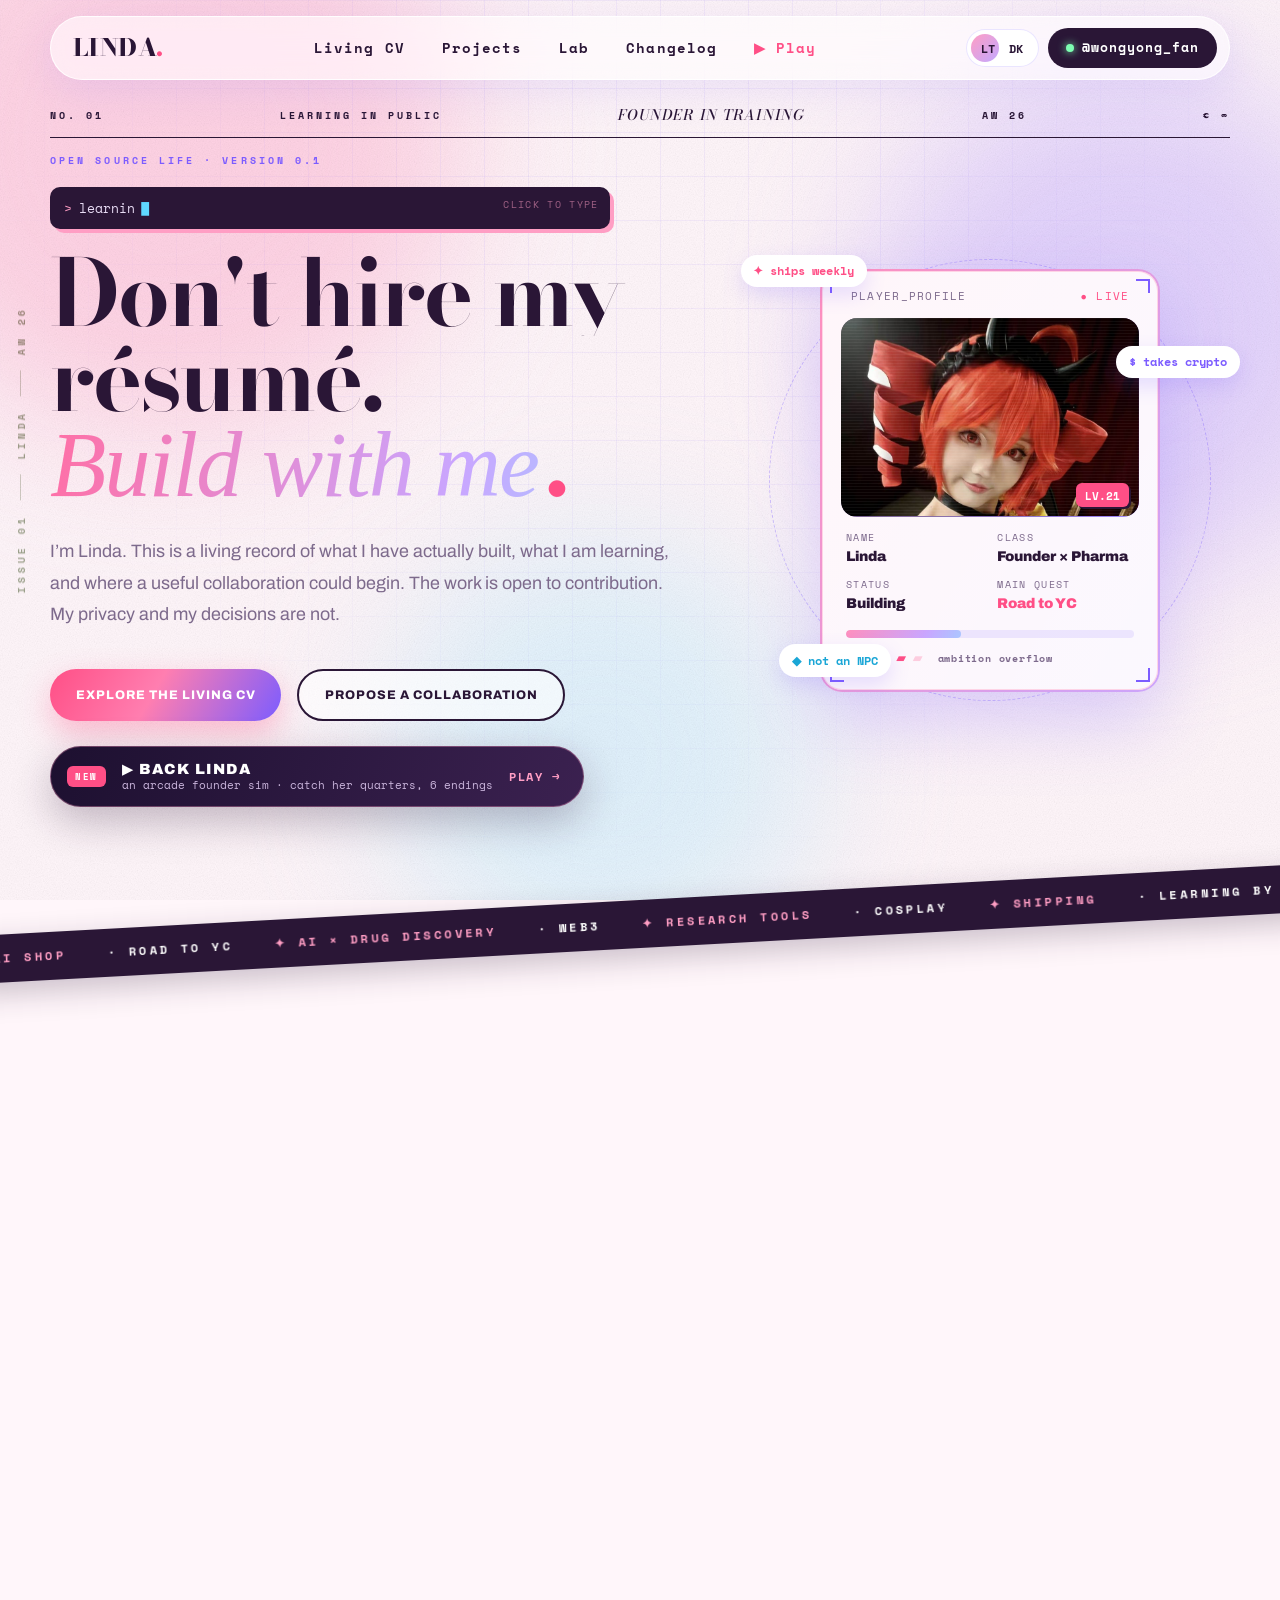
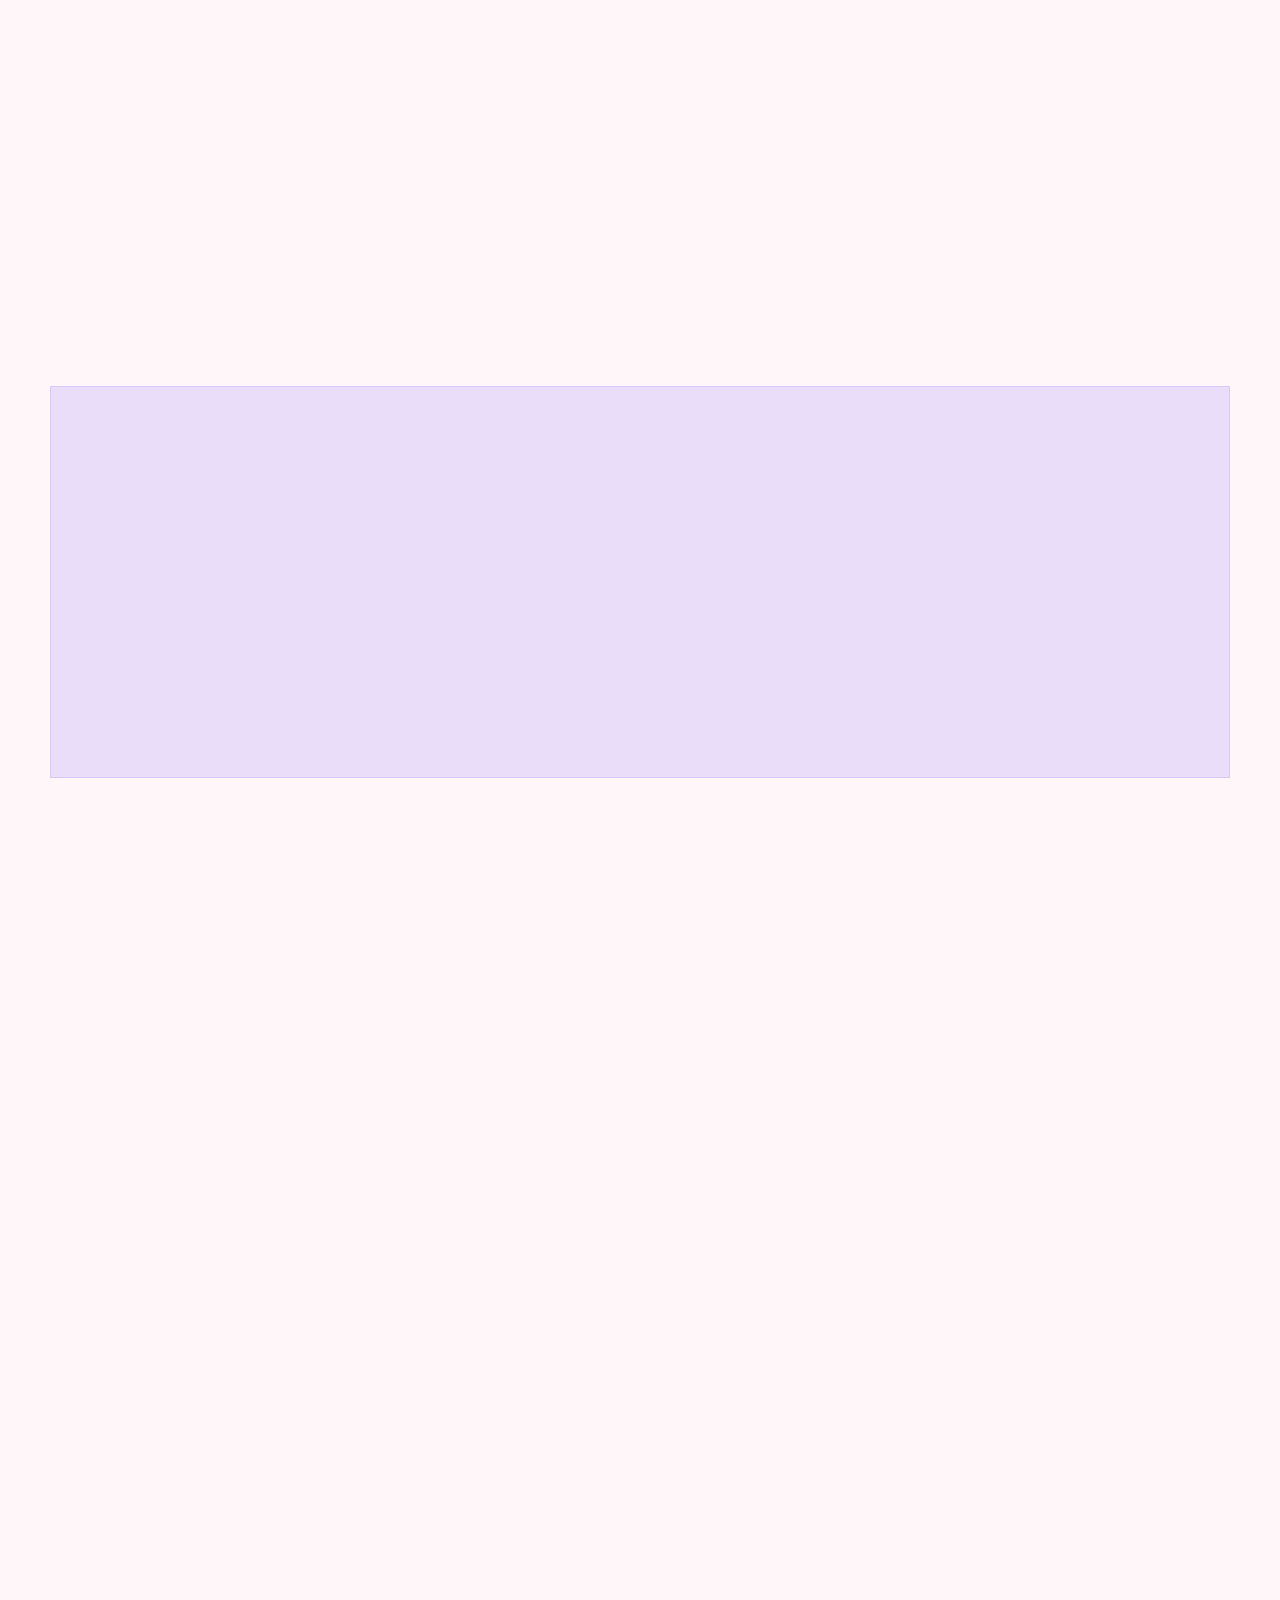
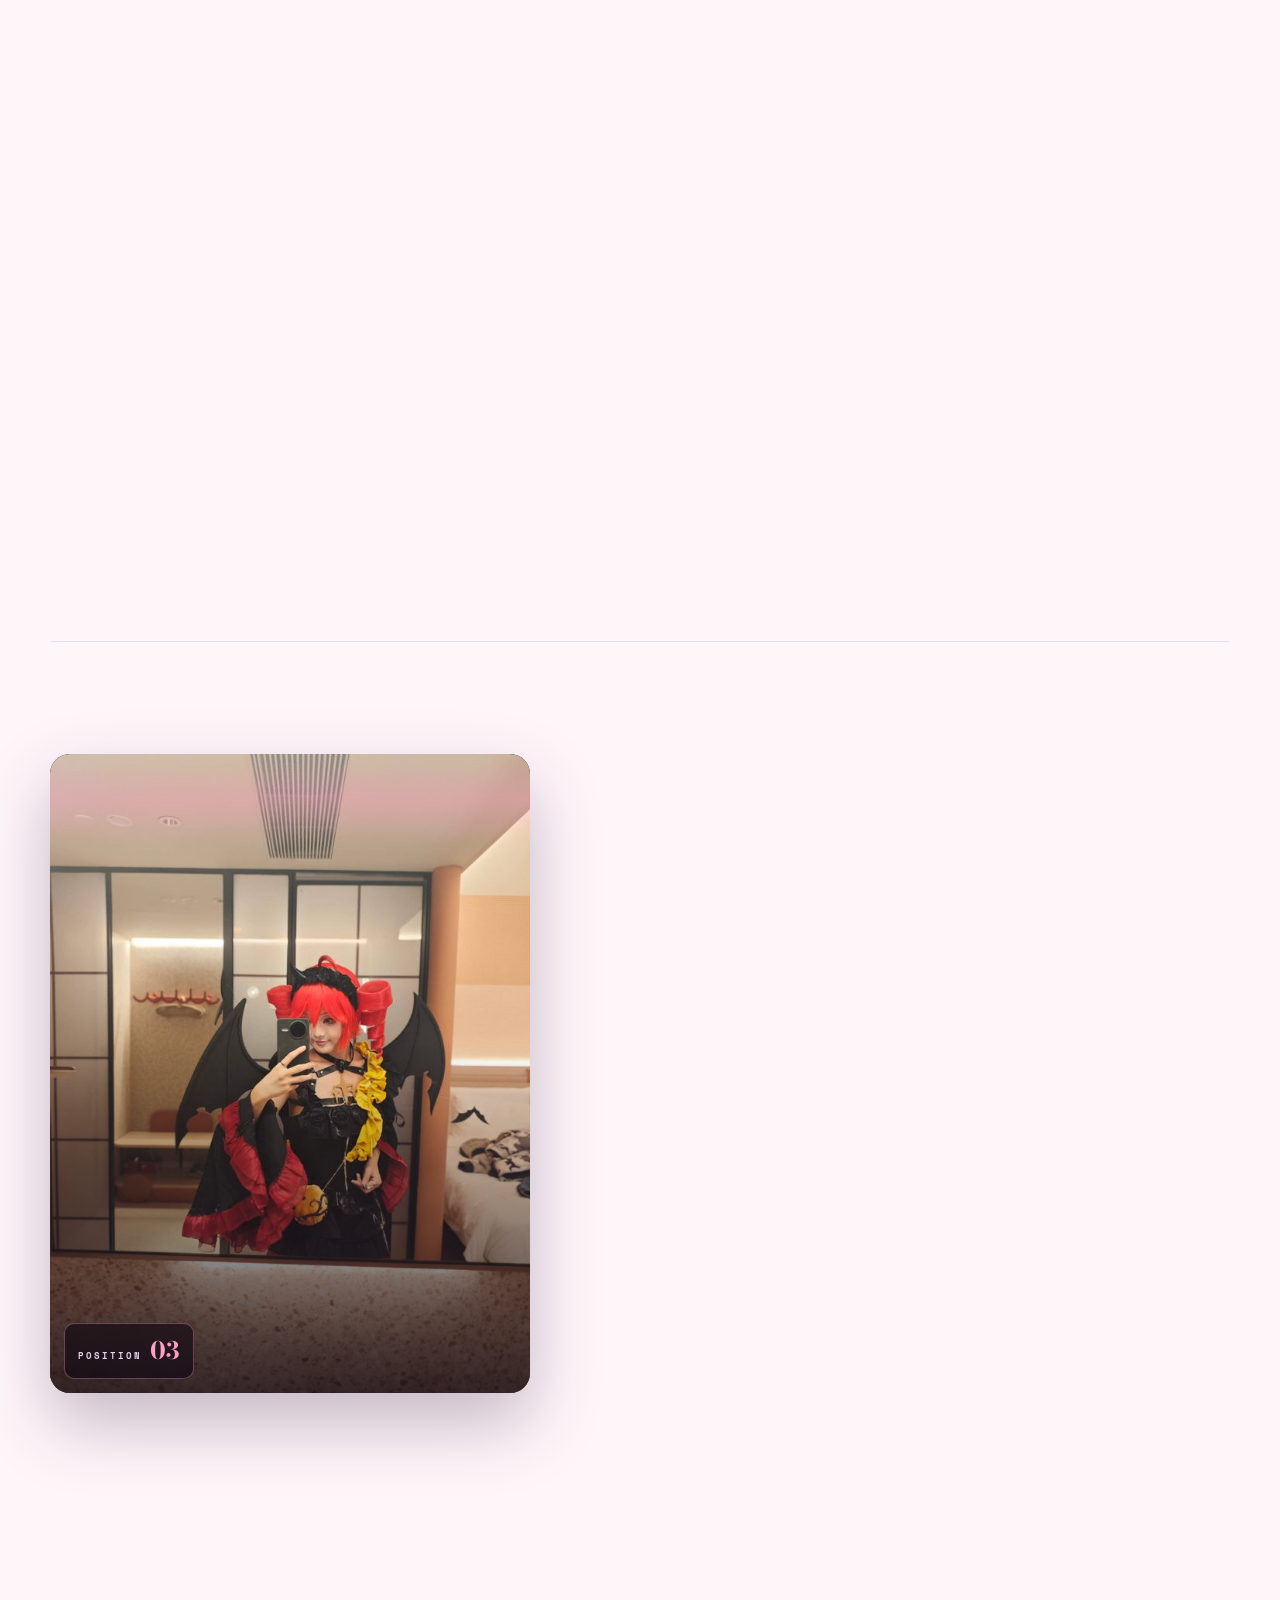
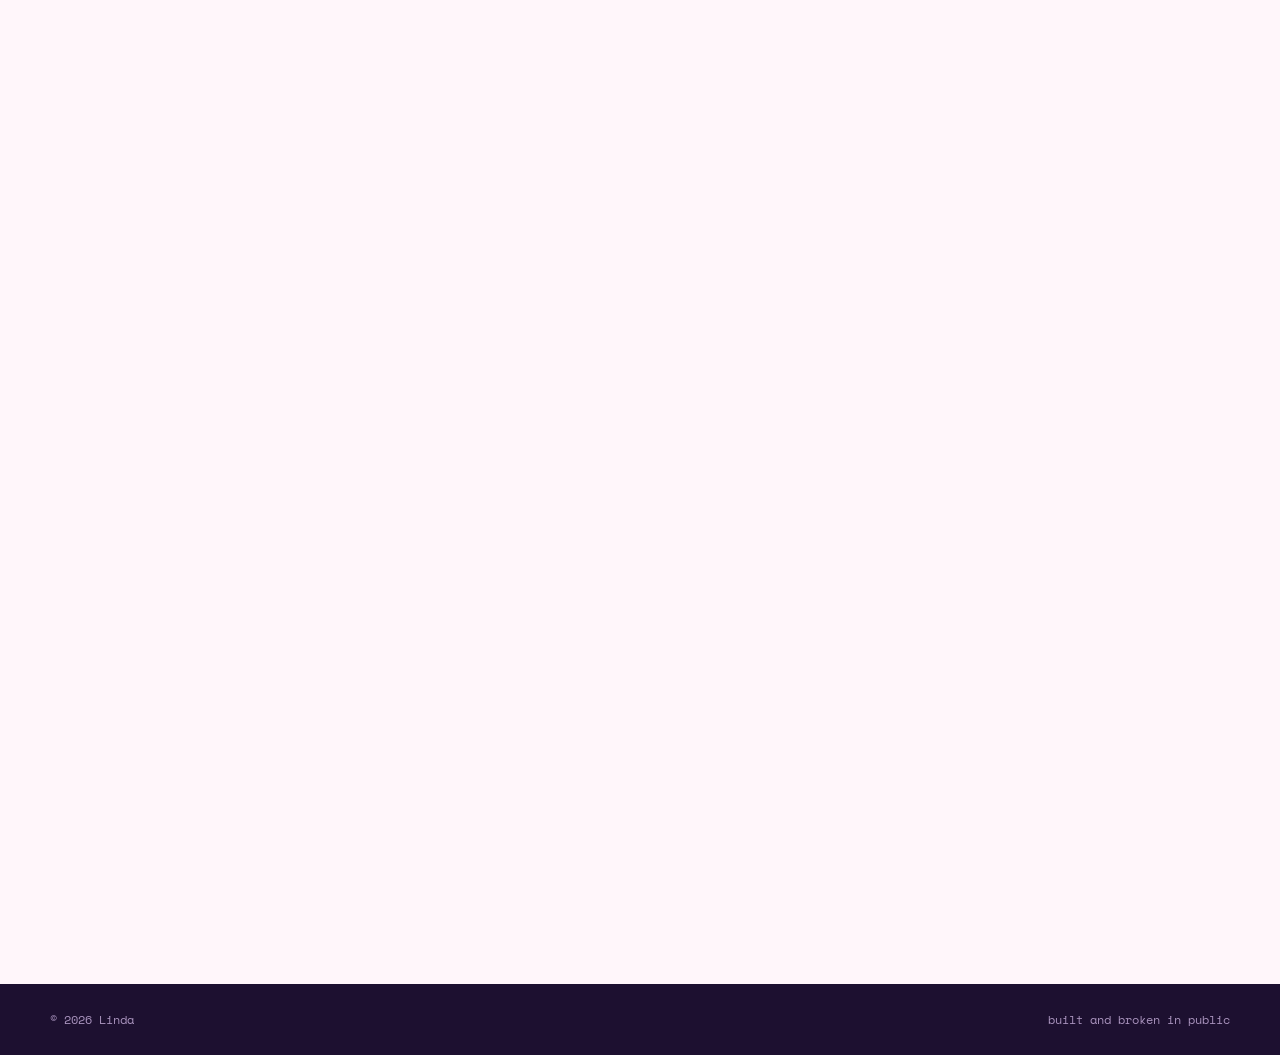
<file: index.html>
<!doctype html>
<html lang="en">
<head>
  <meta charset="utf-8">
  <meta name="viewport" content="width=device-width, initial-scale=1">
  <meta name="theme-color" content="#fff4f8">
  <meta name="description" content="Linda's Open Source Life — a living CV of real projects, current questions and ways to build together.">
  <meta property="og:title" content="Linda — Open Source Life">
  <meta property="og:description" content="Don't hire a résumé. Explore the work, the questions and the possibilities — then build something together.">
  <meta property="og:type" content="website">
  <meta property="og:url" content="https://lindaa283.github.io/">
  <meta property="og:site_name" content="Linda">
  <meta property="og:image" content="https://lindaa283.github.io/img/share-card.jpg">
  <meta property="og:image:width" content="1200">
  <meta property="og:image:height" content="630">
  <meta property="og:image:alt" content="Linda — pharma student, shop owner, still deciding which is the day job">
  <meta name="twitter:card" content="summary_large_image">
  <meta name="twitter:creator" content="@wongyong_fan">
  <meta name="twitter:image" content="https://lindaa283.github.io/img/share-card.jpg">
  <link rel="canonical" href="https://lindaa283.github.io/">
  <link rel="preconnect" href="https://fonts.googleapis.com">
  <link rel="preconnect" href="https://fonts.gstatic.com" crossorigin>
  <link rel="stylesheet" href="https://fonts.googleapis.com/css2?family=Bodoni+Moda:ital,opsz,wght@0,6..96,400..900;1,6..96,400..900&family=Archivo:wght@400;600;800;900&family=Space+Mono:wght@400;700&display=swap">
  <link rel="stylesheet" href="styles.css?v=13">
  <title>Linda — Open Source Life</title>
  <script>try{if(localStorage.getItem('theme')==='dark')document.documentElement.dataset.theme='dark'}catch(e){}</script>
</head>
<body>
  <div class="scroll-progress" aria-hidden="true"><i></i></div>
  <div class="cursor" aria-hidden="true"><i></i></div>
  <a class="skip-link" href="#main">Skip to content</a>

  <div class="bg" aria-hidden="true">
    <div class="blob b1"></div><div class="blob b2"></div><div class="blob b3"></div>
    <div class="grid-floor"></div>
  </div>
  <div class="grain" aria-hidden="true"></div>
  <div class="spine" aria-hidden="true"><span>ISSUE 01</span><i></i><span>LINDA</span><i></i><span>AW 26</span></div>

  <header class="site-header">
    <a class="wordmark" href="#top" aria-label="Linda, home">LINDA<span>.</span></a>
    <nav aria-label="Primary navigation">
      <a href="#living-cv">Living CV</a><a href="#products">Projects</a><a href="#lab">Lab</a><a href="#changelog">Changelog</a><a class="nav-play" href="game.html">▶ Play</a>
    </nav>
    <div class="header-right">
      <button class="theme-toggle" type="button" aria-label="Switch between white and black mode" aria-pressed="false">
        <span class="t-white">LT</span><span class="t-knob"></span><span class="t-black">DK</span>
      </button>
      <a class="nav-contact" href="https://x.com/wongyong_fan" target="_blank" rel="noreferrer"><span class="dot"></span>@wongyong_fan</a>
    </div>
  </header>

  <main id="main">
    <!-- ================= HERO ================= -->
    <section class="hero" id="top">
      <div class="masthead" aria-hidden="true">
        <span>NO. 01</span><span>LEARNING IN PUBLIC</span><span class="mast-mid">FOUNDER IN TRAINING</span><span>AW 26</span><span>€ ∞</span>
      </div>
      <div class="hero-copy">
        <p class="eyebrow">OPEN SOURCE LIFE · VERSION 0.1</p>
        <div class="term" id="term">
          <ol class="term-out" id="termOut" aria-live="polite"></ol>
          <p class="term-line">
            <span class="prompt">&gt;</span>
            <span class="typed" data-lines="boot linda.exe|learning in public since 2025|refuse_to_be_an_NPC = true|try typing: help"></span><span class="caret">█</span>
            <input id="termIn" type="text" spellcheck="false" autocomplete="off" aria-label="Type a command. Try: help">
          </p>
          <span class="term-hint" id="termHint">click to type</span>
        </div>
        <h1>Don't hire my résumé.<br><em class="shimmer">Build with me</em><span class="stop">.</span></h1>
        <p class="lede">I’m Linda. This is a living record of what I have actually built, what I am learning, and where a useful collaboration could begin. The work is open to contribution. My privacy and my decisions are not.</p>
        <div class="actions">
          <a class="button primary" href="#living-cv"><span>Explore the living CV</span></a>
          <a class="button secondary" href="https://github.com/Lindaa283/Lindaa283.github.io/issues/new?template=life-pull-request.yml" target="_blank" rel="noreferrer"><span>Propose a collaboration</span></a>
        </div>
        <a class="play-cta" href="game.html">
          <span class="pc-badge">NEW</span>
          <span class="pc-text"><b>▶ BACK LINDA</b><i>an arcade founder sim · catch her quarters, 6 endings</i></span>
          <span class="pc-go">PLAY →</span>
        </a>
      </div>

      <div class="hero-visual" aria-hidden="true">
        <svg class="spiral" viewBox="0 0 200 200"><path d="M100 100m0-6a6 6 0 1 1-6 6 14 14 0 0 1 14-14 22 22 0 0 1 22 22 30 30 0 0 1-30 30 38 38 0 0 1-38-38 46 46 0 0 1 46-46 54 54 0 0 1 54 54 62 62 0 0 1-62 62"/></svg>
        <div class="ring r1"></div><div class="ring r2"></div>
        <div class="card holo">
          <i class="corner tl"></i><i class="corner tr"></i><i class="corner bl"></i><i class="corner br"></i>
          <div class="card-top"><span>PLAYER_PROFILE</span><span class="live">● LIVE</span></div>
          <div class="avatar wipe">
            <img src="img/hero-portrait.jpg" alt="" width="900" height="600" fetchpriority="high">
            <span class="avatar-tag">LV.21</span>
          </div>
          <dl class="stats">
            <div><dt>NAME</dt><dd>Linda</dd></div>
            <div><dt>CLASS</dt><dd>Founder × Pharma</dd></div>
            <div><dt>STATUS</dt><dd>Building</dd></div>
            <div><dt>MAIN QUEST</dt><dd class="hl">Road to YC</dd></div>
          </dl>
          <div class="loadbar"><span></span></div>
          <div class="hearts">▰ ▰ ▰ ▰ <b>▰</b> <small>ambition overflow</small></div>
        </div>
        <span class="float-tag t1">✦ ships weekly</span>
        <span class="float-tag t2">$ takes crypto</span>
        <span class="float-tag t3">◆ not an NPC</span>
      </div>
    </section>

    <div class="ribbon" aria-hidden="true"><div class="ribbon-track">
      <span>✦ AI SHOP</span><span>· ROAD TO YC</span><span>✦ AI × DRUG DISCOVERY</span><span>· WEB3</span><span>✦ RESEARCH TOOLS</span><span>· COSPLAY</span><span>✦ SHIPPING</span><span>· LEARNING BY DOING</span>
      <span>✦ AI SHOP</span><span>· ROAD TO YC</span><span>✦ AI × DRUG DISCOVERY</span><span>· WEB3</span><span>✦ RESEARCH TOOLS</span><span>· COSPLAY</span><span>✦ SHIPPING</span><span>· LEARNING BY DOING</span>
    </div></div>

    <section class="statement reveal" aria-label="At a glance">
      <p>Two universities, one visa,<br><span>and a shop that has to make rent.</span></p>
      <div class="facts">
        <div><strong data-count="21">21</strong><span>years old</span></div>
        <div><strong>~3K</strong><span>followers on X</span></div>
        <div><strong data-count="7">7</strong><span>public repos</span></div>
        <div><strong data-count="1">1</strong><span>live AI shop</span></div>
      </div>
    </section>

    <!-- ================= LIVING CV ================= -->
    <section class="section living-cv" id="living-cv">
      <div class="section-head reveal">
        <p class="eyebrow">The living CV</p>
        <h2>A person is more than a job title.<br><span class="sub">This page is a map, not a pitch deck.</span></h2>
      </div>
      <div class="living-intro reveal">
        <p class="living-manifesto">I work where pharmaceutical science, AI, entrepreneurship and internet culture overlap. I am early in the journey, so I label experiments as experiments and unfinished work as unfinished work. What matters here is evidence, curiosity and the ability to keep learning in public.</p>
        <aside><b>How to read this site</b><span>Projects show evidence.</span><span>Notes show how I think.</span><span>Open loops show where you can help.</span><span>The changelog shows what actually changed.</span></aside>
      </div>

      <div class="life-grid">
        <article class="life-card reveal"><p class="tag">BACKGROUND</p><h3>Science with a builder's bias</h3><p>I study pharmaceutical science in an international collaborative programme. Outside class, I build research tools, small products and personal automation.</p><a href="#lab">See the scientific work</a></article>
        <article class="life-card reveal"><p class="tag">INTERESTS</p><h3>Systems, stories, subcultures</h3><p>Drug discovery, AI, open-source collaboration, entrepreneurship, digital identity, games, cosplay and the ways people create opportunity together.</p><a href="#faces">See the human side</a></article>
        <article class="life-card reveal"><p class="tag">POTENTIAL</p><h3>Connecting fields that rarely meet</h3><p>I am most useful when a problem needs scientific care, internet-native experimentation and the willingness to turn a vague idea into a testable first version.</p><a href="#products">See what shipped</a></article>
      </div>

      <div class="open-loops reveal">
        <div>
          <p class="eyebrow">Open loops</p>
          <h3>Things worth building together</h3>
          <ul>
            <li><b>Research:</b> reproducible, beginner-accessible AI tools for pharmaceutical questions.</li>
            <li><b>Products:</b> small experiments that turn recurring confusion into a useful service.</li>
            <li><b>Learning:</b> honest feedback from scientists, founders and operators with different paths.</li>
            <li><b>Wild cards:</b> opportunities I would not know to search for on a job board.</li>
          </ul>
        </div>
        <div class="contribute-panel">
          <p class="tag">SUBMIT A LIFE PULL REQUEST</p>
          <h3>Bring a specific possibility.</h3>
          <p>Share context, what you are proposing, what each person contributes, and the smallest reversible next step. Public proposals belong in GitHub Issues; sensitive details should stay out of the issue.</p>
          <div class="actions">
            <a class="button primary" href="https://github.com/Lindaa283/Lindaa283.github.io/issues/new?template=life-pull-request.yml" target="_blank" rel="noreferrer"><span>Open a proposal</span></a>
            <a class="button ghost" href="https://github.com/Lindaa283/Lindaa283.github.io/issues" target="_blank" rel="noreferrer"><span>Browse open issues</span></a>
          </div>
        </div>
      </div>

      <div class="boundaries reveal">
        <p class="eyebrow">Public by design, private by default</p>
        <div><p><b>Open:</b> public work, learning notes, current questions, collaboration proposals and outcomes I choose to share.</p><p><b>Not open:</b> bank or identity details, home address, real-time location, private messages, private relationships, immigration documents or anyone else's story without consent.</p><p><b>Decision rule:</b> a proposal is an invitation, never an obligation. I keep final control over what is accepted, shared or stopped.</p></div>
      </div>
    </section>

    <!-- ================= PRODUCTS ================= -->
    <section class="section" id="products">
      <div class="section-head reveal"><p class="eyebrow">Products</p><h2>Things I ship.<br><span class="sub">Build first. Understand after.</span></h2></div>
      <div class="project-grid">
        <article class="project feature reveal tilt">
          <div class="scan" aria-hidden="true"></div>
          <div class="project-index">01</div><div class="project-body">
            <p class="tag">Live · e-commerce · lindanext.com</p>
            <h3>AI Supply Station<br><small>lindanext.com</small></h3>
            <p>My own online shop for AI tools: helping people get ChatGPT, Gemini and other AI subscriptions running, with step-by-step activation guides, troubleshooting notes, and fee-free USDT checkout. Built, stocked and operated solo.</p>
            <ul><li>Storefront &amp; ops</li><li>Crypto payments</li><li>Customer guides</li></ul>
            <a href="https://lindanext.com" target="_blank" rel="noreferrer">Visit the shop <span class="sr-only">(opens in a new tab)</span></a>
          </div>
        </article>
        <article class="project reveal tilt"><div class="project-index">02</div><div class="project-body"><p class="tag">Open source · Discord bot</p><h3>PharmaLit Bot</h3><p>A Discord bot for the AI Pharma PhD Hub community: asks several LLMs to summarise PubMed literature and always returns PMID citations, so every claim can be checked.</p><a href="https://github.com/Lindaa283/pharmalit-bot" target="_blank" rel="noreferrer">View on GitHub <span class="sr-only">(opens in a new tab)</span></a></div></article>
        <article class="project reveal tilt"><div class="project-index">03</div><div class="project-body"><p class="tag">Private build · automation</p><h3>Funded-Lab Radar</h3><p>A robot that runs every Monday, reads freshly funded EU research grants and turns them into PhD leads. Last run: 256 leads, 7 marked high-value. My personal opportunity engine.</p><span class="private">◆ private tool</span></div></article>
      </div>
      <div class="mini-grid">
        <article class="mini reveal"><p class="tag">Private build · 271 tests</p><h3>GradOps</h3><p>Local-first application manager: deadlines, documents and status for every application in one place.</p></article>
        <article class="mini reveal"><p class="tag">Experiment · media</p><h3>Debate video pipeline</h3><p>An automated pipeline that turns debate recordings into full and highlight cuts.</p></article>
        <article class="mini reveal"><p class="tag">Learning in public · X</p><h3>@wongyong_fan</h3><p>Everything I learn, build, think, and every attempt at making money online, posted as it happens.</p><a href="https://x.com/wongyong_fan" target="_blank" rel="noreferrer">Read the feed <span class="sr-only">(opens in a new tab)</span></a></article>
      </div>
    </section>

    <!-- ================= LAB ================= -->
    <section class="section lab" id="lab">
      <div class="section-head reveal"><p class="eyebrow">The lab</p><h2>The white side: real science.<br><span class="sub">Labelled honestly, every time.</span></h2></div>
      <div class="lab-grid">
        <a class="lab-item reveal" href="https://github.com/Lindaa283/admet-logd-baseline" target="_blank" rel="noreferrer"><span class="lvl ok">reproducible</span><h3>logD7.4 auditable baseline</h3><p>ADMET machine-learning baseline with 49 tests and an honest test-set write-up.</p></a>
        <a class="lab-item reveal" href="https://github.com/Lindaa283/egfr-crossspecies-epitope" target="_blank" rel="noreferrer"><span class="lvl ok">reproducible</span><h3>EGFR cross-species epitope</h3><p>Human/mouse domain III conservation mapped onto the cetuximab interface for conditional binder design.</p></a>
        <a class="lab-item reveal" href="https://github.com/Lindaa283/adaptyv-tnfa-challenge2" target="_blank" rel="noreferrer"><span class="lvl wip">unvalidated</span><h3>TNF-α minibinders</h3><p>20 de novo designs for the Anthropic × Adaptyv protein design competition. No wet-lab assays yet.</p></a>
        <a class="lab-item reveal" href="https://github.com/Lindaa283/tumor-rnaseq-classification" target="_blank" rel="noreferrer"><span class="lvl learn">learning</span><h3>Tumour RNA-Seq classifier</h3><p>Tumour type classification from gene expression with PCA and classic ML.</p></a>
        <div class="lab-item reveal"><span class="lvl ok">led the team</span><h3>Microfluidic systems</h3><p>Student project leader: photolithographic chip fabrication and PEGDA–Dextran phase-separation experiments.</p></div>
        <div class="lab-item reveal"><span class="lvl gold">gold medal</span><h3>iGEM 2025</h3><p>Human Practices, outreach and sponsorship for a bio-based polyamide PA54 project. The team took gold.</p></div>
      </div>
      <p class="edu reveal">Undergraduate pharmaceutical engineering, now on an international collaborative programme in pharmaceutical science. One summer inside a pharmaceutical plant: safety training, production lines, QC, wastewater.</p>
    </section>

    <!-- ================= TWO FACES ================= -->
    <section class="faces" id="faces">
      <div class="faces-head reveal"><p class="eyebrow">Costume</p><h2>Things I have worn.</h2></div>

      <div class="cos reveal">
        <div class="cos-grid">
          <article class="cos-card teto">
            <div class="cos-media wipe"><img src="img/cos-01.jpg" alt="Linda in her Kasane Teto costume: red hair, black horns, red and black dress" loading="lazy" width="760" height="950"></div>
            <div class="cos-text">
              <p class="cos-tag">MODE 01 · RED DRILLS</p>
              <h4>Kasane Teto</h4>
              <p>An internet joke that people kept singing until it was real.</p>
            </div>
          </article>
          <article class="cos-card wolf">
            <div class="cos-media wipe">
              <video src="img/reel.mp4" poster="img/reel-poster.jpg" autoplay muted loop playsinline preload="none" width="640" height="1138" aria-label="Linda in her Silver Wolf costume at a desk setup"></video>
            </div>
            <div class="cos-text">
              <p class="cos-tag">MODE 02 · HACKER</p>
              <h4>Silver Wolf</h4>
              <p>Reads the rules, finds the exploit, clears the game.</p>
            </div>
          </article>
        </div>

        <div class="plate reveal">
          <figure class="wipe"><img src="img/noir-01.jpg" alt="Linda in a qipao in a lantern-lit alley" loading="lazy" width="675" height="843"></figure>
          <div class="plate-text">
            <p class="cos-tag">MODE 03 · OLD SHANGHAI</p>
            <h4>Old Shanghai</h4>
            <p>Not from a game. 1930s Shanghai, a back alley, and a cigarette holder.</p>
          </div>
          <figure class="wipe"><img src="img/noir-02.jpg" alt="Linda in a qipao with a fur stole, framed by a moon gate" loading="lazy" width="760" height="950"></figure>
        </div>

        <div class="contact-sheet reveal">
          <p class="sheet-label">CONTACT SHEET · 04</p>
          <div class="sheet-grid">
            <img src="img/gal-01.jpg" alt="Costume detail: scythe prop and layered skirt" loading="lazy" width="680" height="850">
            <img src="img/gal-02.jpg" alt="Halloween set with pumpkins and candles" loading="lazy" width="680" height="850">
            <img src="img/gal-03.jpg" alt="Silhouette in an alley under a red lantern" loading="lazy" width="675" height="843">
            <img src="img/gal-04.jpg" alt="Qipao portrait against a lit wall at night" loading="lazy" width="680" height="850">
          </div>
        </div>
      </div>
    </section>

    <!-- ================= THE LADDER ================= -->
    <section class="ladder-sec" id="ladder">
      <div class="ladder-wrap">
        <div class="ladder-figure" aria-hidden="true">
          <div class="fig-stack">
            <img src="img/fig-01.jpg" alt="" class="fig is-on" data-rung="0" loading="lazy" width="620" height="827">
            <img src="img/fig-02.jpg" alt="" class="fig" data-rung="2" loading="lazy" width="620" height="827">
            <img src="img/fig-03.jpg" alt="" class="fig" data-rung="4" loading="lazy" width="620" height="827">
            <span class="fig-scan"></span>
            <span class="fig-badge"><b>POSITION</b><i class="fig-rung">03</i></span>
          </div>
        </div>

        <div class="ladder-copy">
          <div class="section-head reveal">
            <p class="eyebrow">The ladder</p>
            <h2>Class isn’t a vibe.<br>It’s <span class="shimmer">what pays you</span> while you sleep.</h2>
          </div>
          <p class="ladder-lede reveal">Nobody told me this at school, so I had to go and find it. The question that actually separates people is not how hard you work — it is <em>what you are selling</em>. Drag the handle.</p>

          <div class="ladder-tool reveal">
            <div class="rungs" role="group" aria-label="Choose a rung">
              <button type="button" class="rung" data-i="0"><i>01</i><span>Sell time</span></button>
              <button type="button" class="rung" data-i="1"><i>02</i><span>Sell skill</span></button>
              <button type="button" class="rung is-on" data-i="2"><i>03</i><span>Sell a product</span></button>
              <button type="button" class="rung" data-i="3"><i>04</i><span>Own assets</span></button>
              <button type="button" class="rung" data-i="4"><i>05</i><span>Own the rules</span></button>
            </div>
            <input class="ladder-range" type="range" min="0" max="4" step="1" value="2" aria-label="Position on the ladder: sell time to own the rules">
            <div class="rung-panel">
              <p class="rp-tag"></p>
              <p class="rp-body"></p>
              <p class="rp-me"></p>
            </div>
          </div>
        </div>
      </div>
    </section>

    <!-- ================= NOTES ================= -->
    <section class="notes-sec" id="changelog">
      <div class="section-head reveal">
        <p class="eyebrow">Changelog</p>
        <h2>What changed, not what was promised.</h2>
      </div>
      <p class="notes-lede reveal">A public record of shipped work, changed beliefs and honest corrections. The newest entry is the current version of this living CV.</p>

      <ol class="notes">
        <li class="note reveal">
          <time datetime="2026-11-28">28 Nov 2026</time>
          <h3>Open Source Life v0.1</h3>
          <p>Reframed this site as a living CV: evidence of work, current open loops, a public collaboration route and explicit privacy boundaries. Added a structured GitHub Issue for proposals.</p>
        </li>
        <li class="note reveal">
          <time datetime="2026-11-22">22 Nov 2026</time>
          <h3>The week a model wrote seventeen million lines of proof</h3>
          <p>A mathematician spent twelve years on 940 pages. Eight hours after it went public, somebody found a hole in the draft using a model. I keep thinking about the line he wrote in the paper — we are still here, we are not leaving. I am 21 and I have no idea which half of that story I am in.</p>
        </li>
        <li class="note reveal">
          <time datetime="2026-11-10">10 Nov 2026</time>
          <h3>Two labs, two grading systems</h3>
          <p>One programme taught me never to leave a number unlogged. The other taught me to say the limitation out loud before anyone asks. The first makes the work correct; the second makes people believe it. I needed both, and neither mentions the other.</p>
        </li>
        <li class="note reveal">
          <time datetime="2026-10-28">28 Oct 2026</time>
          <h3>A support ticket is a price signal</h3>
          <p>Most messages to the shop are not about the product. They are about the same four minutes of confusion. I wrote those four minutes up as a guide, and the refund rate halved. The lesson was embarrassing and cheap: read your own tickets before you build anything new.</p>
        </li>
        <li class="note reveal">
          <time datetime="2026-10-14">14 Oct 2026</time>
          <h3>Run forty-one</h3>
          <p>The phase separation would not behave. Forty runs, no pattern. My supervisor suggested shelving it. I logged every one anyway, and the null result is the part of my notebook I would actually show somebody.</p>
        </li>
        <li class="note reveal">
          <time datetime="2026-09-30">30 Sep 2026</time>
          <h3>Reading a filing in a second language</h3>
          <p>I am being trained to work inside the pharmaceutical industry. Nobody on the course has ever shown us who owns it. So I started reading annual reports — slowly, with a dictionary — from the other side of the table.</p>
        </li>
      </ol>

      <p class="notes-more reveal">The short version of all of this lives on <a href="https://x.com/wongyong_fan" target="_blank" rel="noreferrer">X</a>, posted as it happens.</p>
    </section>

    <section class="closing reveal"><p>Founders, investors, scientists, fellow troublemakers:</p><h2>Never going to play<br>this as an <span class="shimmer">NPC</span>.</h2>
      <div class="actions center">
        <a class="button primary" href="https://x.com/wongyong_fan" target="_blank" rel="noreferrer"><span>DM me on X</span></a>
        <a class="button ghost" href="https://lindanext.com" target="_blank" rel="noreferrer"><span>The shop</span></a>
        <a class="button ghost" href="https://github.com/Lindaa283" target="_blank" rel="noreferrer"><span>GitHub</span></a>
      </div>
    </section>
  </main>
  <footer><span>© <span id="year">2026</span> Linda</span><span>built and broken in public</span></footer>
  <script src="script.js?v=13" defer></script>
</body>
</html>
</file>
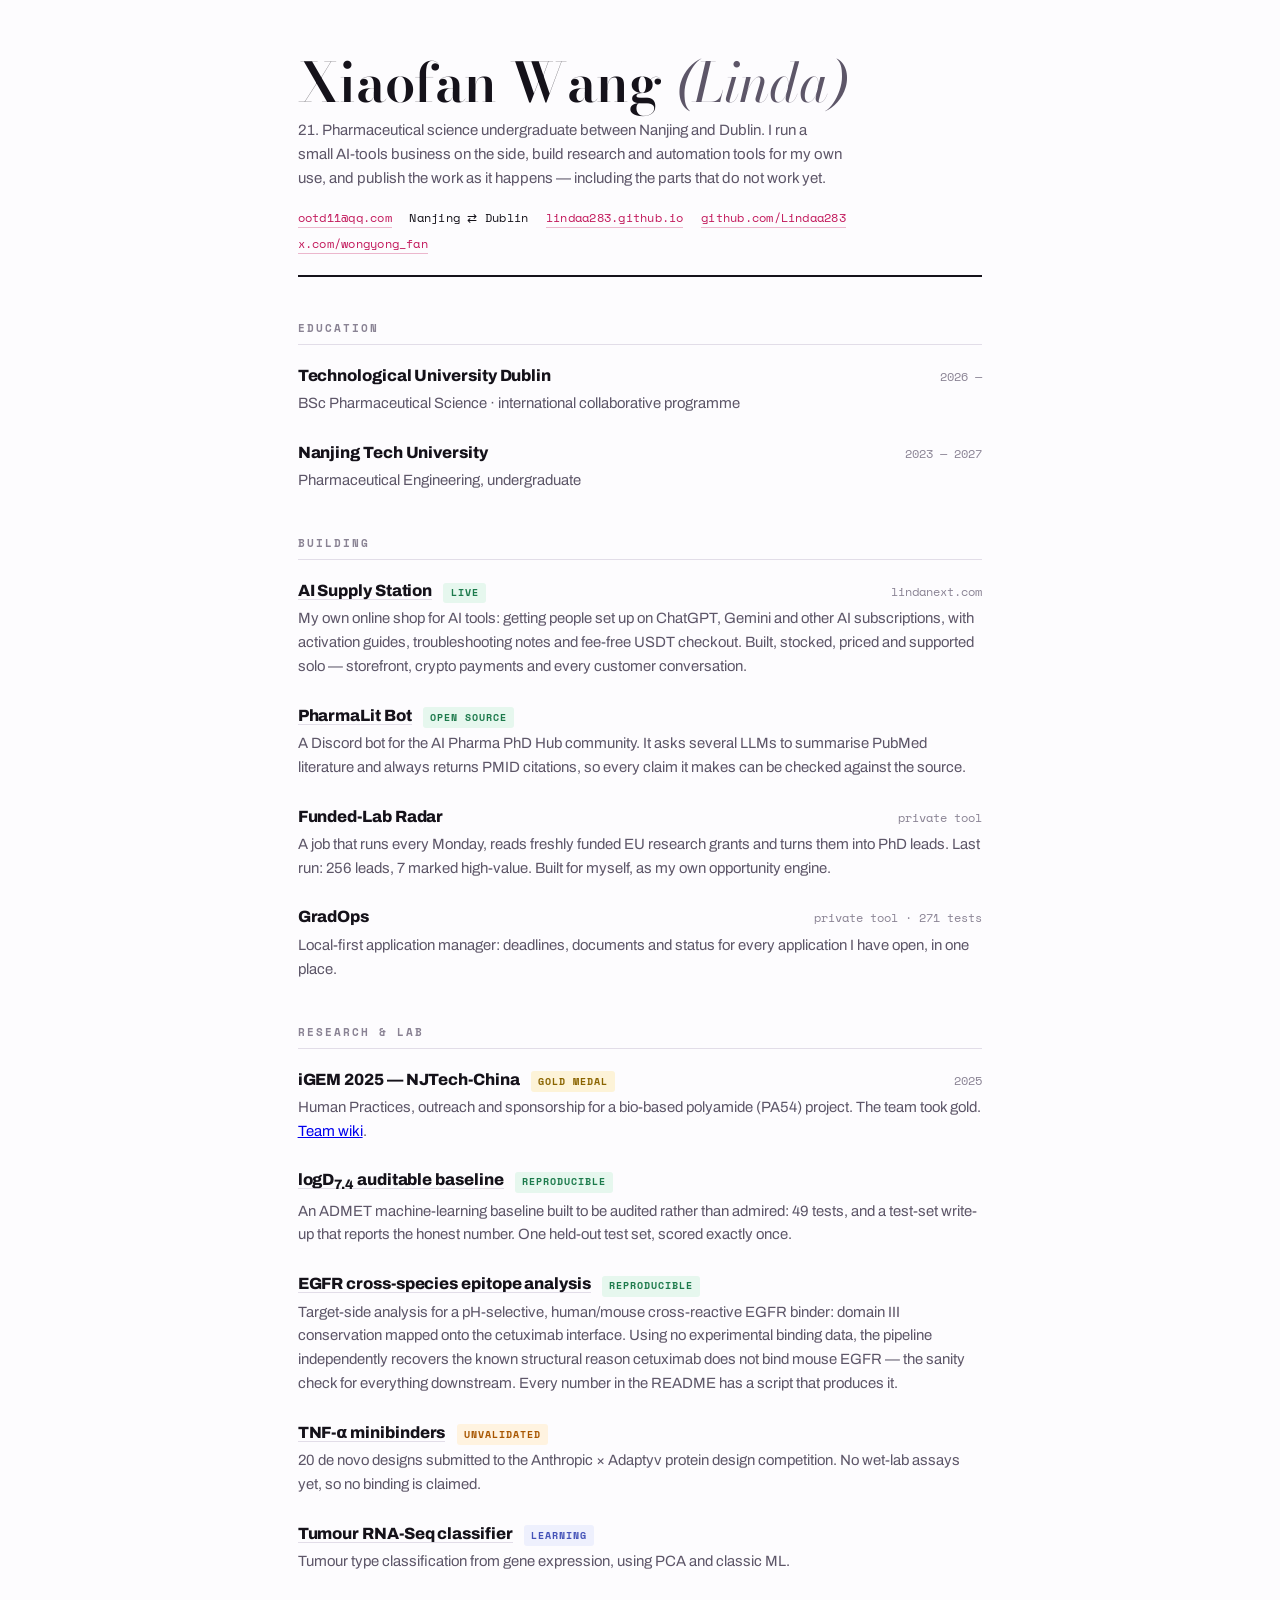
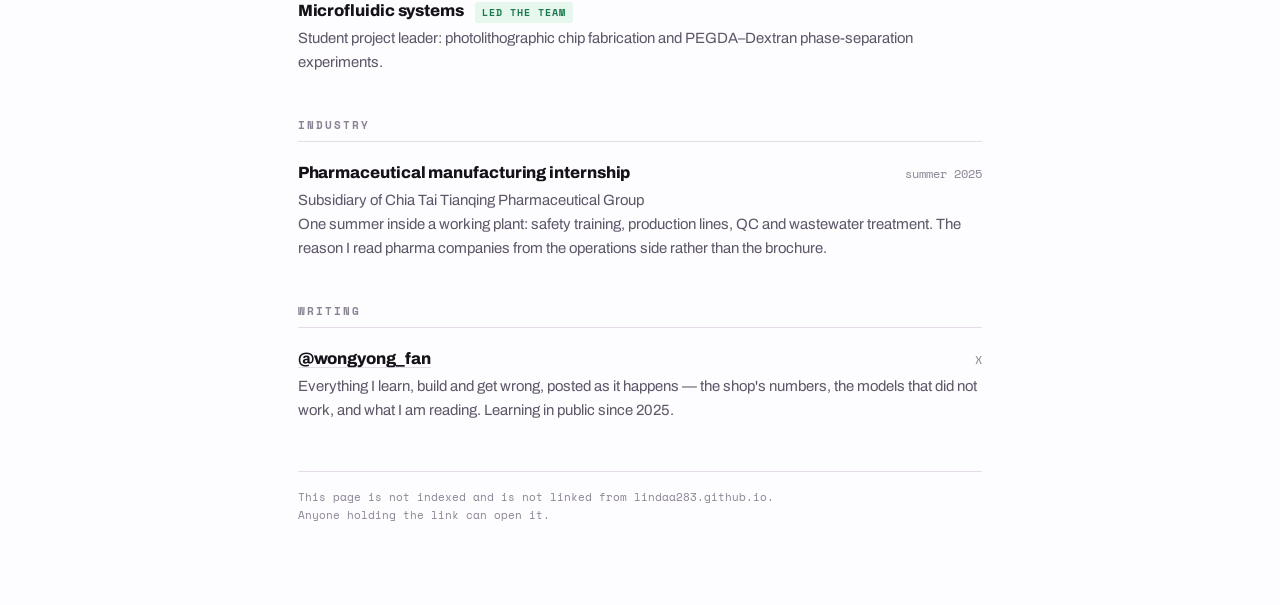
<file: cv-ak4dsgphbg.html>
<!doctype html>
<html lang="en">
<head>
  <meta charset="utf-8">
  <meta name="viewport" content="width=device-width, initial-scale=1">
  <!-- This page carries a legal name and institutions. It is deliberately kept
       out of search engines and is not linked from anywhere on the site. -->
  <meta name="robots" content="noindex, nofollow, noarchive, nosnippet">
  <meta name="googlebot" content="noindex, nofollow">
  <title>Xiaofan Wang — CV</title>
  <link rel="preconnect" href="https://fonts.googleapis.com">
  <link rel="preconnect" href="https://fonts.gstatic.com" crossorigin>
  <link rel="stylesheet" href="https://fonts.googleapis.com/css2?family=Bodoni+Moda:ital,opsz,wght@0,6..96,400..700&family=Archivo:wght@400;600;800&family=Space+Mono:wght@400;700&display=swap">
  <style>
    :root {
      --ink: #15121a;
      --soft: #5d5668;
      --faint: #8a8394;
      --rule: #e2dde8;
      --accent: #c2185b;
      --paper: #fdfcfe;
      --serif: "Bodoni Moda", Georgia, serif;
      --sans: Archivo, -apple-system, "Segoe UI", system-ui, sans-serif;
      --mono: "Space Mono", ui-monospace, "SFMono-Regular", Consolas, monospace;
    }
    * { box-sizing: border-box; }
    html { -webkit-text-size-adjust: 100%; }
    body {
      margin: 0; background: var(--paper); color: var(--ink);
      font-family: var(--sans); font-size: 15px; line-height: 1.6;
      -webkit-font-smoothing: antialiased;
    }
    .sheet { max-width: 46rem; margin: 0 auto; padding: 3.5rem 1.6rem 5rem; }

    /* ---------- masthead ---------- */
    header { border-bottom: 2px solid var(--ink); padding-bottom: 1.3rem; }
    h1 {
      font-family: var(--serif); font-weight: 600; font-size: clamp(2.3rem, 7vw, 3.4rem);
      line-height: 1; letter-spacing: -.01em; margin: 0 0 .5rem;
    }
    h1 span { font-style: italic; font-weight: 400; color: var(--soft); }
    .standfirst { margin: 0 0 1.1rem; color: var(--soft); max-width: 34rem; }
    .meta {
      display: flex; flex-wrap: wrap; gap: .35rem 1.1rem;
      font-family: var(--mono); font-size: .76rem; letter-spacing: .02em;
    }
    .meta a { color: var(--accent); text-decoration: none; border-bottom: 1px solid rgba(194,24,91,.3); }
    .meta a:hover { border-bottom-color: var(--accent); }

    /* ---------- sections ---------- */
    section { margin-top: 2.6rem; }
    h2 {
      font-family: var(--mono); font-size: .7rem; font-weight: 700;
      letter-spacing: .18em; text-transform: uppercase; color: var(--faint);
      margin: 0 0 1.1rem; padding-bottom: .45rem; border-bottom: 1px solid var(--rule);
    }
    .entry { margin-bottom: 1.5rem; }
    .entry:last-child { margin-bottom: 0; }
    .entry-top {
      display: flex; flex-wrap: wrap; align-items: baseline;
      gap: .3rem .7rem; margin-bottom: .2rem;
    }
    h3 { font-size: 1.02rem; font-weight: 800; margin: 0; letter-spacing: -.005em; }
    h3 a { color: inherit; text-decoration: none; border-bottom: 1px solid var(--rule); }
    h3 a:hover { border-bottom-color: var(--accent); color: var(--accent); }
    .when {
      font-family: var(--mono); font-size: .72rem; color: var(--faint);
      margin-left: auto; white-space: nowrap;
    }
    .where { font-size: .9rem; color: var(--soft); margin: 0 0 .25rem; }
    .entry p { margin: 0; color: var(--soft); font-size: .93rem; }
    .entry ul { margin: .35rem 0 0; padding-left: 1.1rem; color: var(--soft); font-size: .93rem; }
    .entry li { margin-bottom: .15rem; }

    /* honesty labels — the same vocabulary the public site uses */
    .lvl {
      font-family: var(--mono); font-size: .62rem; font-weight: 700;
      letter-spacing: .1em; text-transform: uppercase;
      padding: .15rem .45rem; border-radius: 3px; white-space: nowrap;
    }
    .lvl.ok    { background: #e6f7ee; color: #1d7a4c; }
    .lvl.wip   { background: #fff3e0; color: #a85600; }
    .lvl.learn { background: #eef0fd; color: #4452b8; }
    .lvl.gold  { background: #fdf3d8; color: #8a6400; }

    footer {
      margin-top: 3rem; padding-top: 1rem; border-top: 1px solid var(--rule);
      font-family: var(--mono); font-size: .68rem; color: var(--faint); line-height: 1.7;
    }

    @media print {
      body { background: #fff; font-size: 10.5pt; }
      .sheet { max-width: none; padding: 0; }
      section { margin-top: 1.5rem; page-break-inside: avoid; }
      .entry { page-break-inside: avoid; margin-bottom: .9rem; }
      footer { display: none; }
      a { color: var(--ink); border: 0; }
    }
  </style>
</head>
<body>
<div class="sheet">

  <header>
    <h1>Xiaofan Wang <span>(Linda)</span></h1>
    <p class="standfirst">
      21. Pharmaceutical science undergraduate between Nanjing and Dublin. I run a
      small AI-tools business on the side, build research and automation tools for
      my own use, and publish the work as it happens — including the parts that
      do not work yet.
    </p>
    <div class="meta">
      <a href="mailto:ootd11@qq.com">ootd11@qq.com</a>
      <span>Nanjing ⇄ Dublin</span>
      <a href="https://lindaa283.github.io/">lindaa283.github.io</a>
      <a href="https://github.com/Lindaa283">github.com/Lindaa283</a>
      <a href="https://x.com/wongyong_fan">x.com/wongyong_fan</a>
    </div>
  </header>

  <section>
    <h2>Education</h2>

    <div class="entry">
      <div class="entry-top">
        <h3>Technological University Dublin</h3>
        <span class="when">2026 —</span>
      </div>
      <p class="where">BSc Pharmaceutical Science · international collaborative programme</p>
    </div>

    <div class="entry">
      <div class="entry-top">
        <h3>Nanjing Tech University</h3>
        <span class="when">2023 — 2027</span>
      </div>
      <p class="where">Pharmaceutical Engineering, undergraduate</p>
    </div>
  </section>

  <section>
    <h2>Building</h2>

    <div class="entry">
      <div class="entry-top">
        <h3><a href="https://lindanext.com">AI Supply Station</a></h3>
        <span class="lvl ok">live</span>
        <span class="when">lindanext.com</span>
      </div>
      <p>
        My own online shop for AI tools: getting people set up on ChatGPT, Gemini
        and other AI subscriptions, with activation guides, troubleshooting notes
        and fee-free USDT checkout. Built, stocked, priced and supported solo —
        storefront, crypto payments and every customer conversation.
      </p>
    </div>

    <div class="entry">
      <div class="entry-top">
        <h3><a href="https://github.com/Lindaa283/pharmalit-bot">PharmaLit Bot</a></h3>
        <span class="lvl ok">open source</span>
      </div>
      <p>
        A Discord bot for the AI Pharma PhD Hub community. It asks several LLMs to
        summarise PubMed literature and always returns PMID citations, so every
        claim it makes can be checked against the source.
      </p>
    </div>

    <div class="entry">
      <div class="entry-top">
        <h3>Funded-Lab Radar</h3>
        <span class="when">private tool</span>
      </div>
      <p>
        A job that runs every Monday, reads freshly funded EU research grants and
        turns them into PhD leads. Last run: 256 leads, 7 marked high-value.
        Built for myself, as my own opportunity engine.
      </p>
    </div>

    <div class="entry">
      <div class="entry-top">
        <h3>GradOps</h3>
        <span class="when">private tool · 271 tests</span>
      </div>
      <p>
        Local-first application manager: deadlines, documents and status for every
        application I have open, in one place.
      </p>
    </div>
  </section>

  <section>
    <h2>Research &amp; lab</h2>

    <div class="entry">
      <div class="entry-top">
        <h3>iGEM 2025 — NJTech-China</h3>
        <span class="lvl gold">gold medal</span>
        <span class="when">2025</span>
      </div>
      <p>
        Human Practices, outreach and sponsorship for a bio-based polyamide (PA54)
        project. The team took gold.
        <a href="https://2025.igem.wiki/njtech-china/">Team wiki</a>.
      </p>
    </div>

    <div class="entry">
      <div class="entry-top">
        <h3><a href="https://github.com/Lindaa283/admet-logd-baseline">logD<sub>7.4</sub> auditable baseline</a></h3>
        <span class="lvl ok">reproducible</span>
      </div>
      <p>
        An ADMET machine-learning baseline built to be audited rather than
        admired: 49 tests, and a test-set write-up that reports the honest number.
        One held-out test set, scored exactly once.
      </p>
    </div>

    <div class="entry">
      <div class="entry-top">
        <h3><a href="https://github.com/Lindaa283/egfr-crossspecies-epitope">EGFR cross-species epitope analysis</a></h3>
        <span class="lvl ok">reproducible</span>
      </div>
      <p>
        Target-side analysis for a pH-selective, human/mouse cross-reactive EGFR
        binder: domain III conservation mapped onto the cetuximab interface. Using
        no experimental binding data, the pipeline independently recovers the known
        structural reason cetuximab does not bind mouse EGFR — the sanity check
        for everything downstream. Every number in the README has a script that
        produces it.
      </p>
    </div>

    <div class="entry">
      <div class="entry-top">
        <h3><a href="https://github.com/Lindaa283/adaptyv-tnfa-challenge2">TNF-α minibinders</a></h3>
        <span class="lvl wip">unvalidated</span>
      </div>
      <p>
        20 de novo designs submitted to the Anthropic × Adaptyv protein design
        competition. No wet-lab assays yet, so no binding is claimed.
      </p>
    </div>

    <div class="entry">
      <div class="entry-top">
        <h3><a href="https://github.com/Lindaa283/tumor-rnaseq-classification">Tumour RNA-Seq classifier</a></h3>
        <span class="lvl learn">learning</span>
      </div>
      <p>Tumour type classification from gene expression, using PCA and classic ML.</p>
    </div>

    <div class="entry">
      <div class="entry-top">
        <h3>Microfluidic systems</h3>
        <span class="lvl ok">led the team</span>
      </div>
      <p>
        Student project leader: photolithographic chip fabrication and
        PEGDA–Dextran phase-separation experiments.
      </p>
    </div>
  </section>

  <section>
    <h2>Industry</h2>

    <div class="entry">
      <div class="entry-top">
        <h3>Pharmaceutical manufacturing internship</h3>
        <span class="when">summer 2025</span>
      </div>
      <p class="where">Subsidiary of Chia Tai Tianqing Pharmaceutical Group</p>
      <p>
        One summer inside a working plant: safety training, production lines, QC
        and wastewater treatment. The reason I read pharma companies from the
        operations side rather than the brochure.
      </p>
    </div>
  </section>

  <section>
    <h2>Writing</h2>

    <div class="entry">
      <div class="entry-top">
        <h3><a href="https://x.com/wongyong_fan">@wongyong_fan</a></h3>
        <span class="when">X</span>
      </div>
      <p>
        Everything I learn, build and get wrong, posted as it happens — the shop's
        numbers, the models that did not work, and what I am reading. Learning in
        public since 2025.
      </p>
    </div>
  </section>

  <footer>
    This page is not indexed and is not linked from lindaa283.github.io.<br>
    Anyone holding the link can open it.
  </footer>

</div>
</body>
</html>
</file>
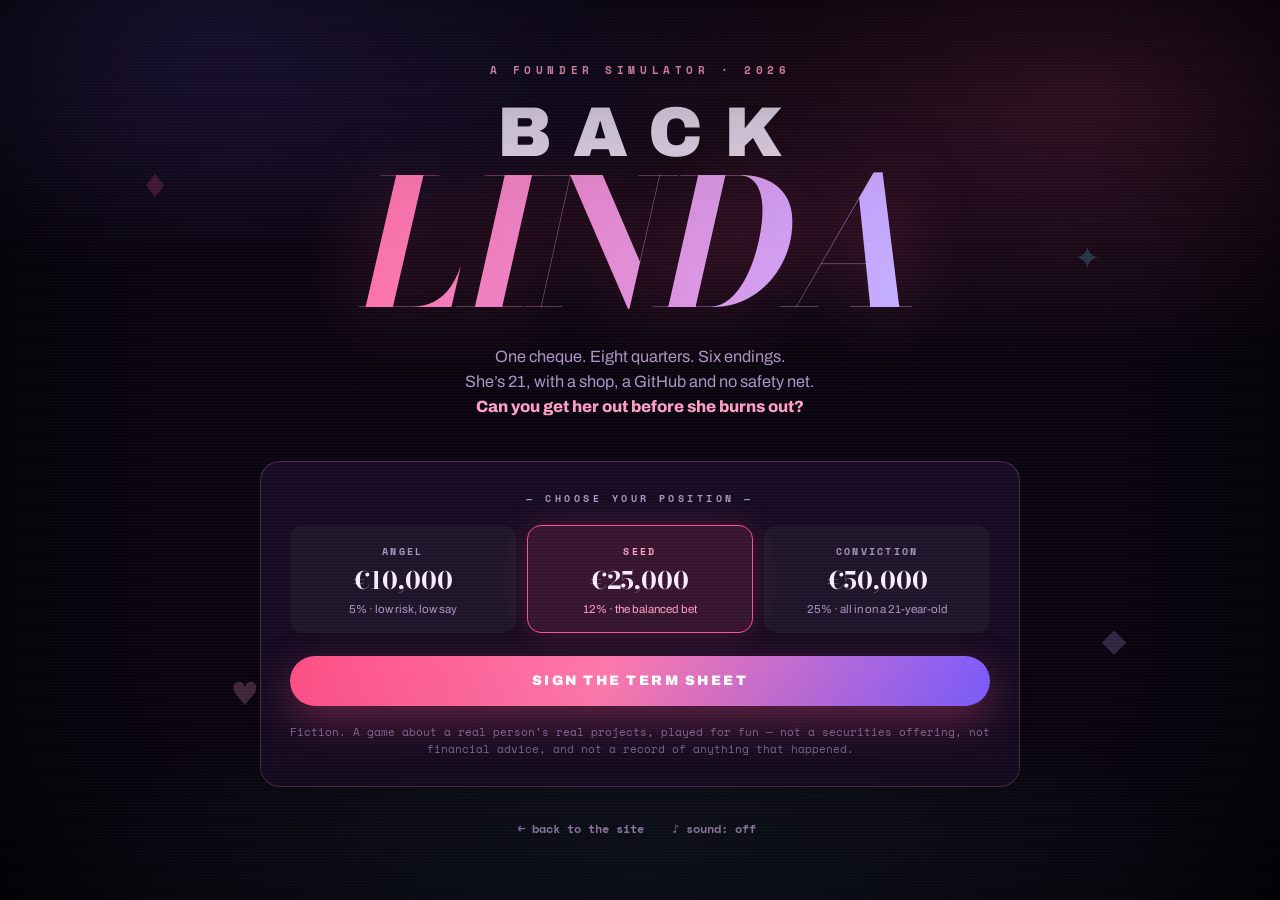
<file: game.html>
<!doctype html>
<html lang="en">
<head>
  <meta charset="utf-8">
  <meta name="viewport" content="width=device-width, initial-scale=1, viewport-fit=cover">
  <meta name="theme-color" content="#0a0510">
  <meta name="description" content="BACK LINDA — an arcade founder simulator. One cheque, eight quarters. Swing a shield around her and catch what she should spend each quarter on, before she burns out.">
  <meta property="og:title" content="BACK LINDA — an arcade founder simulator">
  <meta property="og:description" content="One cheque. Eight quarters. Six endings. Catch the right orbs — or run her into the ground.">
  <meta property="og:url" content="https://lindaa283.github.io/game.html">
  <link rel="canonical" href="https://lindaa283.github.io/game.html">
  <link rel="preconnect" href="https://fonts.googleapis.com">
  <link rel="preconnect" href="https://fonts.gstatic.com" crossorigin>
  <link rel="stylesheet" href="https://fonts.googleapis.com/css2?family=Bodoni+Moda:ital,opsz,wght@0,6..96,400..900;1,6..96,400..900&family=Archivo:wght@400;600;800;900&family=Space+Mono:wght@400;700&display=swap">
  <link rel="stylesheet" href="game.css?v=4">
  <title>BACK LINDA — a founder simulator</title>
</head>
<body>
<div class="scanlines" aria-hidden="true"></div>
<div class="vignette" aria-hidden="true"></div>

<main class="cab" id="cab">

  <!-- ══════════════ TITLE ══════════════ -->
  <section class="screen is-on" id="s-title">
    <div class="title-art" aria-hidden="true">
      <span class="ta ta1">♦</span><span class="ta ta2">✦</span><span class="ta ta3">♥</span><span class="ta ta4">◆</span>
    </div>
    <p class="kicker">A FOUNDER SIMULATOR · 2026</p>
    <h1 class="logo"><span>BACK</span><em>LINDA</em></h1>
    <p class="tagline">One cheque. Eight quarters. Six endings.<br>
      She’s 21, with a shop, a GitHub and no safety net.<br>
      <b>Can you get her out before she burns out?</b></p>

    <div class="term-sheet">
      <p class="ts-label">— CHOOSE YOUR POSITION —</p>
      <div class="stakes" role="radiogroup" aria-label="Choose your cheque">
        <button type="button" class="stake" data-cheque="10" data-equity="5" role="radio" aria-checked="false">
          <i>ANGEL</i><b>€10,000</b><span>5% · low risk, low say</span>
        </button>
        <button type="button" class="stake is-on" data-cheque="25" data-equity="12" role="radio" aria-checked="true">
          <i>SEED</i><b>€25,000</b><span>12% · the balanced bet</span>
        </button>
        <button type="button" class="stake" data-cheque="50" data-equity="25" role="radio" aria-checked="false">
          <i>CONVICTION</i><b>€50,000</b><span>25% · all in on a 21-year-old</span>
        </button>
      </div>
      <button type="button" class="big-btn" id="btnStart">SIGN THE TERM SHEET</button>
      <p class="ts-foot">Fiction. A game about a real person’s real projects, played for fun — not a securities offering, not financial advice, and not a record of anything that happened.</p>
    </div>

    <div class="title-links">
      <a href="index.html">← back to the site</a>
      <button type="button" id="btnSound" class="sound-btn" aria-pressed="false">♪ sound: off</button>
    </div>
  </section>

  <!-- ══════════════ GAME ══════════════ -->
  <section class="screen" id="s-game">
    <header class="hud">
      <div class="hud-q"><span>QUARTER</span><b id="hQ">1 / 8</b></div>
      <div class="meters">
        <div class="meter" data-k="cash"><span>CASH</span><div class="bar"><i></i></div><b></b></div>
        <div class="meter" data-k="cred"><span>CREDIBILITY</span><div class="bar"><i></i></div><b></b></div>
        <div class="meter" data-k="mom"><span>MOMENTUM</span><div class="bar"><i></i></div><b></b></div>
        <div class="meter" data-k="energy"><span>ENERGY</span><div class="bar"><i></i></div><b></b></div>
        <div class="meter" data-k="capital"><span>CAPITAL</span><div class="bar"><i></i></div><b></b></div>
      </div>
      <div class="hud-eq"><span>YOUR STAKE</span><b id="hEq">—</b></div>
    </header>

    <div class="stage">
      <aside class="char">
        <div class="char-frame">
          <img id="portrait" src="img/fig-01.jpg" alt="Linda" width="620" height="827">
          <span class="char-scan"></span>
          <div class="char-plate">
            <b>LINDA</b>
            <i id="charMood">FOCUSED</i>
          </div>
        </div>
        <div class="speech" id="speech" hidden><p></p></div>
      </aside>

      <div class="play">
        <article class="event" id="eventCard">
          <p class="ev-tag" id="evTag">EVENT</p>
          <h2 id="evTitle">—</h2>
          <p id="evBody">—</p>
          <div class="choices" id="choices"></div>
        </article>

        <article class="round" id="roundCard" hidden>
          <div class="round-top">
            <p class="ev-tag">THE QUARTER · catch what she should spend it on</p>
            <div class="round-stats">
              <span class="rs-time"><b id="rTime">20.0</b>s</span>
              <span class="rs-combo" id="rCombo"></span>
            </div>
          </div>
          <div class="canvas-wrap">
            <canvas id="arena" aria-label="Catch resource orbs with the shield"></canvas>
            <div class="round-start" id="roundStart">
              <p class="rs-k">ROUND <b id="rNo">1</b></p>
              <h3>Swing the shield. Catch the good ones.</h3>
              <ul class="legend">
                <li><i style="--c:#5fd8ff"></i>LAB</li><li><i style="--c:#f0c04a"></i>SHOP</li>
                <li><i style="--c:#ff4f86"></i>BUILD</li><li><i style="--c:#5ef0a8"></i>MARKET</li>
                <li><i style="--c:#c3a8ff"></i>REST</li><li class="bad"><i style="--c:#ff2d2d"></i>DRAIN — block it before it reaches her</li>
              </ul>
              <p class="rs-hint">mouse / finger to aim · ← → or A D also work · a drain that gets through costs her energy · 3 in a row = ×2 · 6 = ×3</p>
              <button type="button" class="big-btn" id="btnGo">GO ▸</button>
              <button type="button" class="skip-btn" id="btnSkip">I’d rather not play this — allocate manually</button>
            </div>
          </div>
          <div class="haul" id="haul"></div>
        </article>

        <article class="alloc" id="allocCard" hidden>
          <p class="ev-tag">ALLOCATE HER QUARTER</p>
          <h2>Three focus tokens. <span class="rem">Left: <b id="tokLeft">3</b></span></h2>
          <div class="tracks" id="tracks"></div>
          <button type="button" class="big-btn" id="btnRun" disabled>RUN THE QUARTER ▸</button>
        </article>
      </div>

      <aside class="log">
        <p class="log-label">FEED</p>
        <ol id="logList"></ol>
      </aside>
    </div>
  </section>

  <!-- ══════════════ ENDING ══════════════ -->
  <section class="screen" id="s-end">
    <div class="end-wrap">
      <p class="kicker" id="endRank">ENDING</p>
      <h2 class="end-title" id="endTitle">—</h2>
      <img class="end-img" id="endImg" src="img/fig-01.jpg" alt="" width="620" height="827">
      <p class="end-body" id="endBody">—</p>
      <div class="end-stats" id="endStats"></div>
      <div class="end-actions">
        <button type="button" class="big-btn" id="btnAgain">RUN IT AGAIN</button>
        <button type="button" class="ghost-btn" id="btnCopy">COPY RESULT</button>
        <a class="ghost-btn" id="btnX" href="#" target="_blank" rel="noreferrer">POST IT ON X</a>
      </div>
      <p class="end-foot">The real one is at <a href="https://x.com/wongyong_fan" target="_blank" rel="noreferrer">@wongyong_fan</a> · <a href="index.html">see the actual projects</a></p>
      <div class="endings-seen"><span>ENDINGS FOUND</span><div id="seenList"></div></div>
    </div>
  </section>

</main>
<script src="arcade.js?v=4" defer></script>
<script src="game.js?v=4" defer></script>
</body>
</html>
</file>
<file: styles.css>
/* ============================================================
   Xiaofan Wang — girly × tech theme
   pastel holo + pixel / HUD / glitch accents
   ============================================================ */
:root {
  --ink: #2a1636;
  --night: #2a1636;
  --glass: rgba(255, 255, 255, .6);
  --edge: rgba(255, 255, 255, .85);
  --chip: #fff;
  --card-solid: rgba(255, 255, 255, .92);
  --gold: #d9a441;
  --ink-2: #3b2150;
  --muted: #7d6a8c;
  --paper: #fff6fa;
  --card: rgba(255, 255, 255, .72);
  --line: rgba(124, 92, 255, .16);
  --rose: #ff4f86;
  --pink: #ff9ec4;
  --blush: #ffd3e6;
  --lav: #c3a8ff;
  --violet: #7c5cff;
  --cyan: #5fd8ff;
  --holo: linear-gradient(120deg, #ff8fbd, #c9a6ff 35%, #8fe3ff 65%, #ffb3d4);
  --max: 1180px;
  --mono: ui-monospace, "Cascadia Code", "SFMono-Regular", Consolas, monospace;
  --radius: 22px;
}

* { box-sizing: border-box; }
html { scroll-behavior: smooth; overflow-x: clip; }
main { overflow-x: clip; }
body {
  margin: 0;
  background: var(--paper);
  color: var(--ink);
  font-family: "Nunito", "Varela Round", ui-rounded, "SF Pro Rounded", system-ui, -apple-system, "Segoe UI", sans-serif;
  line-height: 1.65;
  overflow-x: hidden;
}
::selection { background: var(--pink); color: var(--ink); }
a { color: inherit; }
a:focus-visible, button:focus-visible { outline: 3px dashed var(--violet); outline-offset: 4px; border-radius: 8px; }

.skip-link { position: fixed; top: 1rem; left: 1rem; z-index: 50; padding: .75rem 1rem; background: #fff; border-radius: 12px; transform: translateY(-200%); }
.skip-link:focus { transform: none; }
.sr-only { position: absolute; width: 1px; height: 1px; padding: 0; margin: -1px; overflow: hidden; clip: rect(0,0,0,0); white-space: nowrap; border: 0; }

/* ---------- background ---------- */
.bg { position: fixed; inset: 0; z-index: -1; overflow: hidden; pointer-events: none; }
.blob { position: absolute; border-radius: 50%; filter: blur(70px); opacity: .55; animation: drift 18s ease-in-out infinite alternate; }
.b1 { width: 46vw; height: 46vw; left: -10vw; top: -12vw; background: #ffb6d3; }
.b2 { width: 40vw; height: 40vw; right: -8vw; top: 8vh; background: #cdb6ff; animation-delay: -6s; }
.b3 { width: 34vw; height: 34vw; left: 30vw; top: 60vh; background: #b5ecff; animation-delay: -12s; opacity: .4; }
@keyframes drift {
  0% { transform: translate(0, 0) scale(1); }
  50% { transform: translate(4vw, 3vh) scale(1.08); }
  100% { transform: translate(-3vw, 6vh) scale(.95); }
}
.grid-floor {
  position: absolute; inset: 0;
  background-image:
    linear-gradient(rgba(124, 92, 255, .07) 1px, transparent 1px),
    linear-gradient(90deg, rgba(124, 92, 255, .07) 1px, transparent 1px);
  background-size: 44px 44px;
  mask-image: radial-gradient(ellipse at 50% 20%, #000 20%, transparent 75%);
}

/* sparkles (filled by JS) */
.sparkles { position: fixed; inset: 0; z-index: 0; pointer-events: none; overflow: hidden; }
.sparkle { position: absolute; color: var(--pink); font-size: 14px; animation: twinkle 3.5s ease-in-out infinite; opacity: 0; }
.sparkle:nth-child(3n) { color: var(--lav); }
.sparkle:nth-child(4n) { color: var(--cyan); }
@keyframes twinkle {
  0%, 100% { opacity: 0; transform: scale(.4) rotate(0); }
  50% { opacity: .9; transform: scale(1) rotate(45deg); }
}
.trail { position: fixed; z-index: 60; pointer-events: none; font-size: 12px; color: var(--rose); animation: trail .9s ease-out forwards; }
@keyframes trail { to { opacity: 0; transform: translate(var(--dx), 26px) scale(.3) rotate(90deg); } }

/* ---------- header ---------- */
.site-header {
  position: fixed; z-index: 40; top: 16px; left: 50%; transform: translateX(-50%);
  width: min(calc(100% - 2rem), var(--max)); height: 64px; padding: 0 .75rem 0 1.4rem;
  display: flex; align-items: center; justify-content: space-between;
  background: var(--glass); backdrop-filter: blur(14px) saturate(1.4);
  border: 1px solid var(--edge); border-radius: 999px;
  box-shadow: 0 10px 40px rgba(124, 92, 255, .12);
}
.wordmark { position: relative; font-size: 1.4rem; font-weight: 900; text-decoration: none; letter-spacing: -.04em; font-family: var(--mono); }
.wordmark span { color: var(--rose); }
nav { display: flex; gap: .4rem; }
nav a { position: relative; font-size: .86rem; font-weight: 800; text-decoration: none; padding: .45rem .95rem; border-radius: 999px; transition: background .25s, color .25s; }
nav a:hover { background: var(--blush); color: var(--rose); }
.nav-contact {
  display: inline-flex; align-items: center; gap: .5rem;
  font-size: .82rem; font-weight: 800; text-decoration: none; font-family: var(--mono);
  padding: .55rem 1.1rem; border-radius: 999px; color: #fff; background: var(--night);
  transition: transform .2s;
}
.nav-contact:hover { transform: translateY(-2px); }
.dot { width: 8px; height: 8px; border-radius: 50%; background: #7dffb2; box-shadow: 0 0 8px #7dffb2; animation: blink 1.6s infinite; }
@keyframes blink { 50% { opacity: .3; } }

/* glitch */
.glitch::before, .glitch::after {
  content: attr(data-text); position: absolute; inset: 0; opacity: 0; pointer-events: none;
}
.glitch:hover::before { opacity: .8; color: var(--cyan); animation: glitch1 .35s steps(2) infinite; }
.glitch:hover::after { opacity: .8; color: var(--rose); animation: glitch2 .35s steps(2) infinite; }
@keyframes glitch1 { 0% { transform: translate(-2px, -1px); clip-path: inset(0 0 55% 0); } 100% { transform: translate(2px, 1px); clip-path: inset(40% 0 0 0); } }
@keyframes glitch2 { 0% { transform: translate(2px, 1px); clip-path: inset(50% 0 0 0); } 100% { transform: translate(-2px, -1px); clip-path: inset(0 0 45% 0); } }

/* ---------- shared ---------- */
.eyebrow { margin: 0 0 1.1rem; text-transform: uppercase; letter-spacing: .2em; font-size: .72rem; font-weight: 800; font-family: var(--mono); color: var(--violet); display: flex; align-items: center; gap: .7rem; }
.pix {
  display: inline-block; width: 10px; height: 10px; background: var(--rose);
  box-shadow: 10px 0 var(--pink), 0 10px var(--lav), 10px 10px var(--cyan);
  /* the box-shadow extends 10px right of the box, so reserve room or it covers the first letter */
  margin-right: 20px; flex: 0 0 auto; transform: scale(.7); animation: pix 2.4s steps(4) infinite;
}
@keyframes pix { 50% { filter: hue-rotate(90deg); } }

.shimmer {
  font-style: italic; font-family: Georgia, "Times New Roman", serif; font-weight: 400;
  background: var(--holo); background-size: 250% 100%;
  -webkit-background-clip: text; background-clip: text; color: transparent;
  animation: shimmer 5s linear infinite;
  padding-right: .08em;
}
@keyframes shimmer { to { background-position: -250% 0; } }

.button {
  position: relative; overflow: hidden;
  display: inline-flex; align-items: center; justify-content: center;
  min-height: 52px; padding: .85rem 1.6rem; border-radius: 999px;
  text-decoration: none; font-weight: 900; font-size: .92rem;
  transition: transform .25s, box-shadow .25s;
}
.button span { position: relative; z-index: 1; }
.button:hover { transform: translateY(-3px); }
.primary { color: #fff; background: linear-gradient(120deg, var(--rose), #ff7eb0 45%, var(--violet)); box-shadow: 0 12px 30px rgba(255, 79, 134, .35); }
.primary:hover { box-shadow: 0 16px 40px rgba(124, 92, 255, .4); }
.primary::after {
  content: ""; position: absolute; top: 0; left: -60%; width: 40%; height: 100%;
  background: linear-gradient(90deg, transparent, rgba(255, 255, 255, .6), transparent);
  transform: skewX(-20deg); animation: shine 3.2s ease-in-out infinite;
}
@keyframes shine { 0%, 60% { left: -60%; } 100% { left: 130%; } }
.secondary { background: var(--glass); border: 2px solid var(--ink); color: var(--ink); }
.secondary:hover { background: var(--ink); color: var(--paper); }

/* ---------- hero ---------- */
.hero {
  position: relative; min-height: 100vh;
  padding: 150px max(1.5rem, calc((100vw - var(--max)) / 2)) 90px;
  display: grid; grid-template-columns: 1.15fr .85fr; gap: 4vw; align-items: center;
}
.hero-copy, .hero-visual { position: relative; z-index: 1; }
.terminal {
  display: inline-block; margin: 0 0 1.4rem; padding: .45rem .9rem;
  font-family: var(--mono); font-size: .82rem; color: #fff;
  background: var(--night); border-radius: 10px; box-shadow: 4px 4px 0 var(--pink);
}
.prompt { color: var(--pink); }
.caret { color: var(--cyan); animation: blink 1s steps(1) infinite; }
h1 {
  max-width: 800px; margin: 0;
  font-size: clamp(3rem, 6.6vw, 6.2rem); line-height: .98; letter-spacing: -.05em; font-weight: 900;
}
h1 .heart { color: var(--rose); display: inline-block; animation: bounce 1.8s ease-in-out infinite; }
@keyframes bounce { 50% { transform: translateY(-10px); } }
.lede { max-width: 640px; margin: 1.8rem 0 0; color: var(--muted); font-size: clamp(1.05rem, 1.6vw, 1.22rem); }
.actions { display: flex; gap: 1rem; margin-top: 2.4rem; flex-wrap: wrap; }

.hero-visual { aspect-ratio: 1; display: grid; place-items: center; }
.spiral { position: absolute; width: 112%; height: 112%; fill: none; stroke: rgba(255, 79, 134, .25); stroke-width: 1.2; stroke-dasharray: 3 6; animation: spin 40s linear infinite; }
@keyframes spin { to { transform: rotate(360deg); } }
.ring { position: absolute; border-radius: 50%; border: 1.5px dashed rgba(124, 92, 255, .35); }
.r1 { width: 92%; height: 92%; animation: spin 26s linear infinite reverse; }
.r2 { width: 70%; height: 70%; border-style: dotted; border-color: rgba(95, 216, 255, .55); animation: spin 18s linear infinite; }

.card {
  position: relative; width: min(340px, 86%); padding: 1.1rem 1.2rem 1.3rem;
  border-radius: var(--radius); background: rgba(255, 255, 255, .78); backdrop-filter: blur(16px);
  border: 1px solid var(--edge); box-shadow: 0 30px 70px rgba(124, 92, 255, .25), inset 0 0 0 1px rgba(255, 158, 196, .4);
  animation: floaty 6s ease-in-out infinite;
}
@keyframes floaty { 50% { transform: translateY(-14px) rotate(-1deg); } }
.holo {
  border: 2px solid transparent;
  background: linear-gradient(var(--card-solid), var(--card-solid)) padding-box, var(--holo) border-box;
  background-size: 100% 100%, 300% 300%;
  animation: floaty 6s ease-in-out infinite, holoBorder 6s ease infinite;
}
@keyframes holoBorder { 50% { background-position: 0 0, 100% 100%; } }
@keyframes holo { 50% { background-position: 100% 100%; } }
.corner { position: absolute; width: 14px; height: 14px; border: 2px solid var(--violet); }
.tl { top: 8px; left: 8px; border-right: 0; border-bottom: 0; }
.tr { top: 8px; right: 8px; border-left: 0; border-bottom: 0; }
.bl { bottom: 8px; left: 8px; border-right: 0; border-top: 0; }
.br { bottom: 8px; right: 8px; border-left: 0; border-top: 0; }
.card-top { display: flex; justify-content: space-between; font-family: var(--mono); font-size: .66rem; letter-spacing: .12em; color: var(--muted); padding: 0 .6rem; }
.live { color: var(--rose); animation: blink 1.4s infinite; }
.avatar {
  margin: .8rem 0; aspect-ratio: 1.5; border-radius: 16px; overflow: hidden;
  background: radial-gradient(circle at 30% 30%, #ffe3ef, transparent 60%), linear-gradient(140deg, #2a1636, #4b2a78 60%, #7c5cff);
  position: relative;
}
.avatar::after { content: ""; position: absolute; inset: 0; background: repeating-linear-gradient(0deg, rgba(255, 255, 255, .05) 0 1px, transparent 1px 3px); }
.avatar svg { width: 100%; height: 100%; }
.avatar .cell { fill: rgba(255, 158, 196, .12); stroke: var(--pink); stroke-width: 2.5; stroke-dasharray: 900; animation: draw 6s ease-in-out infinite alternate; }
.avatar .fine { fill: none; stroke: rgba(255, 255, 255, .55); stroke-width: 2; stroke-dasharray: 6 8; animation: dash 2s linear infinite; }
.avatar circle { fill: var(--cyan); filter: drop-shadow(0 0 6px var(--cyan)); animation: pulse 2s ease-in-out infinite; transform-box: fill-box; transform-origin: center; }
.avatar circle:nth-of-type(2n) { fill: var(--pink); filter: drop-shadow(0 0 6px var(--pink)); animation-delay: -1s; }
@keyframes draw { from { stroke-dashoffset: 900; } to { stroke-dashoffset: 0; } }
@keyframes dash { to { stroke-dashoffset: -28; } }
@keyframes pulse { 50% { transform: scale(1.5); } }
.stats { margin: 0; display: grid; grid-template-columns: 1fr 1fr; gap: .5rem .9rem; padding: 0 .3rem; }
.stats dt { font-family: var(--mono); font-size: .6rem; letter-spacing: .14em; color: var(--muted); }
.stats dd { margin: 0; font-weight: 900; font-size: .88rem; }
.stats .hl { color: var(--rose); }
.loadbar { margin: .9rem .3rem 0; height: 8px; border-radius: 99px; background: rgba(124, 92, 255, .12); overflow: hidden; }
.loadbar span { display: block; height: 100%; width: 40%; border-radius: inherit; background: var(--holo); background-size: 200% 100%; animation: load 3.6s ease-in-out infinite, shimmer 3s linear infinite; }
@keyframes load { 0% { width: 8%; } 70% { width: 92%; } 100% { width: 8%; } }
.hearts { margin: .6rem .3rem 0; font-size: .8rem; letter-spacing: .15em; color: var(--rose); }
.hearts b { color: rgba(255, 79, 134, .25); }

.float-tag {
  position: absolute; font-family: var(--mono); font-size: .75rem; font-weight: 700;
  padding: .4rem .8rem; border-radius: 999px; background: var(--chip); box-shadow: 0 8px 20px rgba(124, 92, 255, .18);
  animation: floaty 5s ease-in-out infinite;
}
.t1 { top: 3%; left: -2%; color: var(--rose); }
.t2 { top: 22%; right: -2%; color: var(--violet); animation-delay: -2s; }
.t3 { bottom: 9%; left: 6%; color: #1aa6d6; animation-delay: -3.5s; }

/* ---------- ribbon ---------- */
.ribbon { position: relative; z-index: 2; overflow: hidden; background: var(--night); color: #fff; transform: rotate(-1.5deg); margin: 0 -2rem; padding: .9rem 0; box-shadow: 0 10px 30px rgba(42, 22, 54, .25); }
.ribbon-track { display: flex; width: max-content; gap: 2.6rem; animation: marquee 32s linear infinite; font-family: var(--mono); font-weight: 700; font-size: .85rem; letter-spacing: .12em; }
.ribbon-track span:nth-child(odd) { color: var(--pink); }
@keyframes marquee { to { transform: translateX(-50%); } }

/* ---------- statement ---------- */
.statement {
  max-width: var(--max); margin: 5rem auto 0; position: relative; z-index: 2;
  background: var(--card); backdrop-filter: blur(14px); border: 1px solid var(--edge); border-radius: 28px;
  padding: 2.8rem 3rem; box-shadow: 0 24px 60px rgba(124, 92, 255, .12);
  display: flex; justify-content: space-between; align-items: center; gap: 3rem;
}
.statement > p { font-family: Georgia, serif; font-size: clamp(1.35rem, 2.6vw, 2rem); line-height: 1.35; margin: 0; }
.statement > p span { color: var(--violet); font-style: italic; }
.facts { display: flex; gap: 2.8rem; }
.facts div { display: flex; flex-direction: column; }
.facts strong { font-size: 2rem; font-weight: 900; letter-spacing: -.04em; font-family: var(--mono); background: linear-gradient(120deg, var(--rose), var(--violet)); -webkit-background-clip: text; background-clip: text; color: transparent; }
.facts span { color: var(--muted); font-size: .76rem; white-space: nowrap; }

/* ---------- sections ---------- */
.section { position: relative; max-width: var(--max); margin: 0 auto; padding: 8rem 0; }
.section-head { display: grid; grid-template-columns: 1fr 2fr; align-items: start; margin-bottom: 3.5rem; }
.section-head h2, .manifesto h2, .faces h2 { margin: 0; font-size: clamp(2.3rem, 4.8vw, 4.2rem); line-height: 1.05; letter-spacing: -.045em; font-weight: 900; }

.project-grid { display: grid; grid-template-columns: 1.1fr .9fr; gap: 1.2rem; }
.project {
  position: relative; overflow: hidden;
  min-height: 360px; padding: 2.2rem; border-radius: var(--radius);
  background: var(--card); backdrop-filter: blur(12px); border: 1px solid var(--edge);
  box-shadow: 0 14px 40px rgba(124, 92, 255, .08);
  display: grid; grid-template-columns: 54px 1fr;
  transition: transform .3s, box-shadow .3s; transform-style: preserve-3d;
}
.project::before {
  content: ""; position: absolute; inset: 0; border-radius: inherit; padding: 2px;
  background: var(--holo); background-size: 300% 300%;
  -webkit-mask: linear-gradient(#000 0 0) content-box, linear-gradient(#000 0 0); -webkit-mask-composite: xor; mask-composite: exclude;
  opacity: 0; transition: opacity .3s; animation: holo 5s ease infinite; pointer-events: none;
}
.project:hover { box-shadow: 0 24px 60px rgba(255, 79, 134, .18); }
.project:hover::before { opacity: 1; }
.project.feature {
  grid-row: span 2; min-height: 736px; align-content: end; color: #fff;
  background: radial-gradient(circle at 80% 15%, rgba(255, 158, 196, .55), transparent 40%),
              radial-gradient(circle at 15% 40%, rgba(95, 216, 255, .35), transparent 45%),
              linear-gradient(160deg, #3b2150, #2a1636 60%, #1b0e24);
}
.scan { position: absolute; inset: 0; pointer-events: none; background: repeating-linear-gradient(0deg, rgba(255, 255, 255, .035) 0 1px, transparent 1px 4px); }
.scan::after { content: ""; position: absolute; left: 0; right: 0; height: 120px; background: linear-gradient(transparent, rgba(255, 158, 196, .18), transparent); animation: scan 5s linear infinite; }
@keyframes scan { from { top: -120px; } to { top: 100%; } }
.project-index { font-family: var(--mono); font-weight: 800; font-size: .8rem; color: var(--rose); }
.project.feature .project-index { color: var(--pink); }
.project .tag { display: inline-block; margin: 0 0 1.3rem; padding: .3rem .75rem; border-radius: 999px; background: var(--blush); color: var(--rose); text-transform: uppercase; letter-spacing: .1em; font-size: .64rem; font-weight: 900; font-family: var(--mono); }
.project.feature .tag { background: rgba(255, 255, 255, .12); color: var(--pink); }
.project h3 { margin: 0 0 1rem; font-size: clamp(1.6rem, 3vw, 2.5rem); letter-spacing: -.035em; line-height: 1.1; font-weight: 900; }
.project p { color: var(--muted); }
.project.feature p { color: #e3d3ee; }
.project ul { display: flex; flex-wrap: wrap; list-style: none; margin: 2rem 0 0; padding: 0; gap: .55rem; }
.project li, .skills span { padding: .45rem .85rem; border-radius: 999px; font-size: .76rem; font-weight: 800; }
.project li { background: rgba(255, 255, 255, .1); border: 1px solid rgba(255, 255, 255, .25); }
.project a { display: inline-flex; gap: .4rem; margin-top: 1.4rem; color: var(--violet); font-weight: 900; text-decoration: none; border-bottom: 2px dashed currentColor; }
.project a::after { content: "→"; transition: transform .2s; }
.project a:hover::after { transform: translateX(4px); }

/* timeline */
.timeline { margin-left: 33.333%; position: relative; }
.timeline::before { content: ""; position: absolute; left: -2rem; top: 0; bottom: 0; width: 2px; background: linear-gradient(var(--rose), var(--violet), var(--cyan)); border-radius: 2px; }
.timeline article {
  position: relative; display: grid; grid-template-columns: 170px 1fr; gap: 2rem;
  padding: 1.8rem 2rem; margin-bottom: 1rem; border-radius: 20px;
  background: var(--card); border: 1px solid var(--edge); transition: transform .3s, box-shadow .3s;
}
.timeline article:hover { transform: translateX(8px); box-shadow: 0 14px 40px rgba(124, 92, 255, .12); }
.timeline article::before {
  content: ""; position: absolute; left: calc(-2rem - 6px); top: 2.2rem; width: 14px; height: 14px; border-radius: 50%;
  background: #fff; border: 3px solid var(--rose); box-shadow: 0 0 0 5px rgba(255, 79, 134, .15);
}
.date { font-family: var(--mono); font-size: .8rem; font-weight: 700; color: var(--violet); }
.date span { display: block; color: var(--muted); }
.timeline h3 { margin: 0; font-size: 1.3rem; font-weight: 900; }
.timeline p { max-width: 680px; color: var(--muted); margin: .55rem 0 0; }

/* about */
.manifesto {
  display: grid; grid-template-columns: 1fr 1fr; gap: 7vw; max-width: none; overflow: hidden;
  color: #fff; background: linear-gradient(160deg, #2a1636, #3d2160 60%, #1d1030);
  padding-left: max(1.5rem, calc((100vw - var(--max)) / 2)); padding-right: max(1.5rem, calc((100vw - var(--max)) / 2));
  border-radius: 48px 48px 0 0;
}
.manifesto > div:not(.stars) { position: relative; z-index: 1; }
.manifesto .eyebrow { color: var(--pink); }
.stars { position: absolute; inset: 0; pointer-events: none; }
.star { position: absolute; color: #fff; font-size: 10px; animation: twinkle 3s ease-in-out infinite; }
.about-copy > p { color: #dccbea; font-size: 1.08rem; }
.skills { display: flex; flex-wrap: wrap; gap: .55rem; margin-top: 2rem; }
.skills span { border: 1px solid rgba(255, 158, 196, .45); background: rgba(255, 255, 255, .06); transition: background .25s, color .25s, transform .25s; cursor: default; }
.skills span:hover { background: var(--pink); color: var(--ink); transform: translateY(-3px) rotate(-2deg); }

/* closing */
.closing { position: relative; padding: 9rem 1.5rem; text-align: center; background: linear-gradient(180deg, #1d1030, #2a1636); color: #fff; overflow: hidden; }
.closing p { color: #c8b5d8; margin: 0; }
.closing h2 { margin: .4rem 0 2.4rem; font-size: clamp(2.8rem, 7.5vw, 6.5rem); line-height: 1.02; letter-spacing: -.05em; font-weight: 900; }
footer { display: flex; justify-content: space-between; padding: 1.6rem max(1.5rem, calc((100vw - var(--max)) / 2)); background: #1d1030; color: #a993bd; font-size: .76rem; font-family: var(--mono); }

/* reveal on scroll */
.reveal { opacity: 0; transform: translateY(36px); transition: opacity .8s ease, transform .8s cubic-bezier(.2, .8, .2, 1); }
.reveal.in { opacity: 1; transform: none; }
.project.reveal.in { transition: opacity .8s ease, transform .3s, box-shadow .3s; }

/* ---------- motion & responsive ---------- */
@media (prefers-reduced-motion: reduce) {
  html { scroll-behavior: auto; }
  *, *::before, *::after { animation: none !important; transition: none !important; }
  .reveal { opacity: 1; transform: none; }
}
@media (max-width: 900px) {
  nav { display: none; }
  .hero { grid-template-columns: 1fr; padding-top: 130px; min-height: auto; }
  .hero-visual { max-width: 420px; width: 100%; margin: 1rem auto 0; }
  .statement { margin: 4rem 1.25rem 0; display: block; padding: 2rem; }
  .facts { margin-top: 2rem; gap: 1.5rem; justify-content: space-between; }
  .section { padding: 5rem 1.25rem; }
  .section-head { display: block; }
  .project-grid { grid-template-columns: 1fr; }
  .project.feature { min-height: 500px; grid-row: auto; }
  .timeline { margin-left: 1.5rem; }
  .manifesto { grid-template-columns: 1fr; padding: 5rem 1.25rem; border-radius: 32px 32px 0 0; }
  .about-copy { margin-top: 2rem; }
}
@media (max-width: 520px) {
  h1 { font-size: 3rem; }
  .hero { padding-left: 1.25rem; padding-right: 1.25rem; }
  .actions { flex-direction: column; align-items: stretch; }
  .facts { display: grid; grid-template-columns: 1fr 1fr; }
  .project { grid-template-columns: 1fr; padding: 1.6rem; }
  .project-index { margin-bottom: 1rem; }
  .timeline article { grid-template-columns: 1fr; gap: .4rem; padding: 1.4rem; }
  .float-tag { font-size: .66rem; }
  footer { display: block; }
  footer span { display: block; margin: .3rem 0; }
}

/* ============================================================
   v2: persona content, white/black theme
   ============================================================ */
html[data-theme="dark"] {
  --ink: #f6eaff;
  --muted: #b8a4c9;
  --paper: #0c0612;
  --card: rgba(34, 18, 46, .72);
  --card-solid: rgba(26, 13, 36, .94);
  --glass: rgba(24, 12, 34, .6);
  --edge: rgba(255, 158, 196, .18);
  --chip: #1c0f27;
  --line: rgba(255, 158, 196, .18);
  --blush: rgba(255, 79, 134, .16);
  --violet: #a68bff;
}
html[data-theme="dark"] .b1 { background: #7a1f4d; }
html[data-theme="dark"] .b2 { background: #3b237a; }
html[data-theme="dark"] .b3 { background: #0f4b63; }
html[data-theme="dark"] .grid-floor { background-image: linear-gradient(rgba(255, 158, 196, .06) 1px, transparent 1px), linear-gradient(90deg, rgba(255, 158, 196, .06) 1px, transparent 1px); }
html[data-theme="dark"] .project.feature { box-shadow: 0 0 0 1px rgba(255, 158, 196, .25), 0 30px 80px rgba(255, 79, 134, .15); }
body, .site-header, .statement, .mini, .lab-item { transition: background-color .5s, color .5s, border-color .5s; }

.header-right { display: flex; align-items: center; gap: .6rem; }
.theme-toggle {
  position: relative; display: inline-flex; align-items: center; gap: .5rem; cursor: pointer;
  height: 38px; padding: 0 .7rem; border-radius: 999px; border: 1px solid var(--line);
  background: var(--chip); color: var(--ink); font: 800 .78rem var(--mono);
}
.t-knob { position: absolute; top: 4px; left: 4px; width: 28px; height: 28px; border-radius: 50%; background: linear-gradient(135deg, var(--pink), var(--lav)); transition: transform .35s cubic-bezier(.3, 1.5, .5, 1), background .35s; z-index: 0; }
.t-white, .t-black { position: relative; z-index: 1; width: 20px; text-align: center; }
html[data-theme="dark"] .t-knob { transform: translateX(28px); background: linear-gradient(135deg, #2a1636, var(--gold)); }
html[data-theme="dark"] .t-black { color: #fff; }

.zh-line { margin: 1.2rem 0 0; font-size: clamp(1.05rem, 1.8vw, 1.35rem); font-weight: 800; letter-spacing: .04em; color: var(--rose); }
.avatar-tag { position: absolute; z-index: 2; right: 10px; bottom: 10px; font: 800 .7rem var(--mono); color: #fff; background: var(--rose); padding: .2rem .55rem; border-radius: 6px; box-shadow: 2px 2px 0 var(--night); }
.hearts small { margin-left: .5rem; font: 700 .62rem var(--mono); letter-spacing: .08em; color: var(--muted); }
.section-head .sub { display: block; margin-top: .6rem; font-size: .42em; letter-spacing: 0; font-weight: 800; color: var(--violet); font-family: var(--mono); }
.project h3 small { display: block; margin-top: .3rem; font-size: .45em; font-family: var(--mono); letter-spacing: .1em; text-transform: uppercase; color: var(--pink); }
.private { display: inline-block; margin-top: 1.4rem; font: 800 .75rem var(--mono); color: var(--muted); }

.mini-grid { display: grid; grid-template-columns: repeat(3, 1fr); gap: 1.2rem; margin-top: 1.2rem; }
.mini { padding: 1.6rem; border-radius: var(--radius); background: var(--card); border: 1px solid var(--edge); backdrop-filter: blur(12px); }
.mini h3 { margin: 0 0 .5rem; font-size: 1.3rem; font-weight: 900; }
.mini p { margin: 0; color: var(--muted); font-size: .95rem; }
.mini .tag { display: inline-block; margin: 0 0 1rem; padding: .25rem .7rem; border-radius: 999px; background: var(--blush); color: var(--rose); font: 900 .62rem var(--mono); letter-spacing: .1em; text-transform: uppercase; }
.mini a { display: inline-block; margin-top: .9rem; color: var(--violet); font-weight: 900; text-decoration: none; border-bottom: 2px dashed currentColor; }

.lab-grid { display: grid; grid-template-columns: repeat(3, 1fr); gap: 1rem; }
.lab-item { position: relative; display: block; padding: 1.5rem; border-radius: 18px; text-decoration: none; background: var(--card); border: 1px solid var(--edge); transition: transform .3s, box-shadow .3s, background-color .5s; }
a.lab-item:hover { transform: translateY(-5px); box-shadow: 0 18px 40px rgba(124, 92, 255, .15); }
a.lab-item::after { content: "↗"; position: absolute; top: 1.2rem; right: 1.3rem; color: var(--violet); font-weight: 900; }
.lab-item h3 { margin: .9rem 0 .4rem; font-size: 1.12rem; font-weight: 900; }
.lab-item p { margin: 0; color: var(--muted); font-size: .9rem; }
.lvl { font: 800 .62rem var(--mono); letter-spacing: .1em; text-transform: uppercase; padding: .22rem .6rem; border-radius: 6px; }
.lvl.ok { background: rgba(26, 196, 140, .14); color: #12a578; }
.lvl.wip { background: rgba(255, 170, 0, .16); color: #c27c00; }
.lvl.learn { background: rgba(95, 216, 255, .18); color: #1a93bf; }
.lvl.gold { background: linear-gradient(120deg, #f7d77b, #d9a441); color: #3b2a00; }
.edu { margin: 2rem 0 0; font: 700 .82rem/1.7 var(--mono); color: var(--muted); }

/* two faces */
.faces { position: relative; padding: 7rem max(1.5rem, calc((100vw - var(--max)) / 2)); }
.faces-head { text-align: center; margin-bottom: 3rem; }
.faces-head .eyebrow { justify-content: center; }
.faces-split { display: grid; grid-template-columns: 1fr 1fr; border-radius: 32px; overflow: hidden; box-shadow: 0 30px 80px rgba(42, 22, 54, .2); }
.face { padding: 3rem; min-height: 380px; }
.face.white { background: #fffafc; color: #2a1636; }
.face.black { background: radial-gradient(circle at 85% 10%, rgba(217, 164, 65, .25), transparent 40%), linear-gradient(160deg, #1d1030, #09050d); color: #f6eaff; }
.face-label { margin: 0; font: 900 .75rem var(--mono); letter-spacing: .25em; }
.face.white .face-label { color: var(--rose); }
.face.black .face-label { color: var(--gold); }
.face h3 { margin: .8rem 0 1.4rem; font-size: clamp(1.7rem, 3vw, 2.6rem); font-weight: 900; letter-spacing: -.03em; }
.face.black h3 { background: linear-gradient(120deg, #fff, var(--gold)); -webkit-background-clip: text; background-clip: text; color: transparent; }
.face ul { margin: 0; padding: 0; list-style: none; display: grid; gap: .8rem; }
.face li { padding-left: 1.6rem; position: relative; }
.face.white li::before { content: "♡"; position: absolute; left: 0; color: var(--rose); }
.face.black li::before { content: "$"; position: absolute; left: .2rem; color: var(--gold); font-family: var(--mono); font-weight: 900; }
.face.black li { color: #d9c8e8; }

.cos { margin-top: 4rem; }
.cos-head h3 { margin: 0 0 1.6rem; font-size: clamp(1.5rem, 2.8vw, 2.3rem); font-weight: 900; letter-spacing: -.03em; }
.cos-grid { display: grid; grid-template-columns: 1fr 1fr; gap: 1.2rem; }
.cos-card { position: relative; overflow: hidden; padding: 2rem; border-radius: var(--radius); color: #fff; min-height: 240px; transition: transform .3s; }
.cos-card:hover { transform: translateY(-6px) rotate(-.5deg); }
.cos-card::before { content: ""; position: absolute; inset: 0; background: repeating-linear-gradient(0deg, rgba(255, 255, 255, .04) 0 1px, transparent 1px 4px); pointer-events: none; }
.cos-card.teto { background: radial-gradient(circle at 90% 20%, rgba(255, 255, 255, .25), transparent 35%), linear-gradient(140deg, #ff3d6e, #b3123f 70%, #5c0a24); }
.cos-card.wolf { background: radial-gradient(circle at 90% 20%, rgba(95, 216, 255, .35), transparent 40%), linear-gradient(140deg, #4a3a8c, #241a4d 60%, #0e0a1f); }
.cos-card.teto::after { content: "@"; position: absolute; right: -10px; bottom: -60px; font: 900 220px/1 var(--mono); color: rgba(255, 255, 255, .1); transform: rotate(-20deg); }
.cos-card.wolf::after { content: "▚▞"; position: absolute; right: 10px; bottom: -10px; font: 900 110px/1 var(--mono); color: rgba(95, 216, 255, .14); animation: pix 1.6s steps(3) infinite; }
.cos-tag { margin: 0; font: 900 .68rem var(--mono); letter-spacing: .2em; opacity: .85; }
.cos-card h4 { margin: .7rem 0 .8rem; font-size: 2rem; font-weight: 900; letter-spacing: -.03em; }
.cos-card p { position: relative; z-index: 1; margin: 0; max-width: 46ch; color: rgba(255, 255, 255, .88); }

/* manifesto */
.about-copy strong { color: #fff; }
.quests { list-style: none; margin: 2rem 0 0; padding: 0; display: grid; gap: .6rem; }
.quests li { display: flex; align-items: center; gap: .9rem; padding: .8rem 1rem; border-radius: 14px; background: rgba(255, 255, 255, .05); border: 1px solid rgba(255, 158, 196, .2); font-weight: 800; }
.quests span { font: 900 .72rem var(--mono); color: var(--night); background: var(--pink); padding: .2rem .45rem; border-radius: 6px; }
.quests em { margin-left: auto; font: 700 .7rem var(--mono); font-style: normal; color: var(--gold); }
.actions.center { justify-content: center; }
.button.ghost { color: #fff; border: 2px solid rgba(255, 158, 196, .5); }
.button.ghost:hover { background: rgba(255, 158, 196, .15); }

@media (max-width: 900px) {
  .header-right .nav-contact { display: none; }
  .mini-grid, .lab-grid { grid-template-columns: 1fr 1fr; }
  .faces { padding: 5rem 1.25rem; }
  .faces-split, .cos-grid { grid-template-columns: 1fr; }
  .face { padding: 2rem; min-height: 0; }
}
@media (max-width: 560px) {
  .mini-grid, .lab-grid { grid-template-columns: 1fr; }
}

/* ============================================================
   v3: fashion / editorial layer
   didone display type, magazine furniture, grain
   ============================================================ */
:root {
  --display: "Bodoni Moda", "Bodoni MT", Didot, "Playfair Display", Georgia, serif;
  --sans: "Archivo", "Helvetica Neue", Inter, system-ui, -apple-system, sans-serif;
  --mono: "Space Mono", ui-monospace, "Cascadia Code", Consolas, monospace;
}
body { font-family: var(--sans); }

/* ---- display type ---- */
h1, .section-head h2, .manifesto h2, .faces h2, .closing h2,
.project h3, .face h3, .cos-card h4, .cos-head h3 {
  font-family: var(--display);
  font-weight: 800;
  font-optical-sizing: auto;
  letter-spacing: -.02em;
}
h1 { font-size: clamp(3rem, 7.2vw, 7rem); line-height: .92; font-weight: 700; }
h1 em.shimmer { font-weight: 400; font-style: italic; }
.section-head h2, .manifesto h2, .faces h2, .closing h2 { letter-spacing: -.015em; }
.statement > p { font-family: var(--display); font-weight: 500; }
.lede { font-size: clamp(1rem, 1.4vw, 1.12rem); line-height: 1.75; }

/* ---- magazine furniture ---- */
.grain {
  position: fixed; inset: 0; z-index: 1; pointer-events: none; opacity: .5;
  background-image: url("data:image/svg+xml;utf8,<svg xmlns='http://www.w3.org/2000/svg' width='160' height='160'><filter id='n'><feTurbulence type='fractalNoise' baseFrequency='.85' numOctaves='3'/><feColorMatrix type='saturate' values='0'/></filter><rect width='160' height='160' filter='url(%23n)' opacity='.32'/></svg>");
  mix-blend-mode: multiply;
}
html[data-theme="dark"] .grain { mix-blend-mode: screen; opacity: .22; }

.spine {
  position: fixed; z-index: 30; left: 14px; top: 50%; transform: translateY(-50%) rotate(180deg);
  writing-mode: vertical-rl; display: flex; align-items: center; gap: .9rem;
  font: 700 .6rem var(--mono); letter-spacing: .4em; text-transform: uppercase;
  color: var(--muted); pointer-events: none; mix-blend-mode: difference; opacity: .75;
}
.spine i { width: 1px; height: 26px; background: currentColor; opacity: .5; }

.masthead {
  position: absolute; top: 104px; left: max(1.5rem, calc((100vw - var(--max)) / 2));
  right: max(1.5rem, calc((100vw - var(--max)) / 2));
  display: flex; justify-content: space-between; align-items: center; gap: 1rem;
  padding-bottom: .7rem; border-bottom: 1px solid var(--ink);
  font: 800 .62rem var(--mono); letter-spacing: .3em; text-transform: uppercase; color: var(--ink);
}
.mast-mid { font-family: var(--display); font-style: italic; font-weight: 500; font-size: .9rem; letter-spacing: .08em; text-transform: none; }

/* editorial section numbers */
.section-head, .faces-head { counter-increment: ed; position: relative; padding-top: 2.4rem; }
.section-head::before, .faces-head::before {
  content: "— " counter(ed, decimal-leading-zero) " —";
  position: absolute; top: 0; left: 0;
  font: 700 .64rem var(--mono); letter-spacing: .4em; color: var(--rose);
}
.faces-head::before { left: 50%; transform: translateX(-50%); }
body { counter-reset: ed; }

/* ---- refined labels ---- */
.eyebrow { font-family: var(--mono); font-weight: 700; letter-spacing: .3em; font-size: .64rem; }
.project .tag, .mini .tag, .lvl, .cos-tag, .face-label, .date, .card-top, .stats dt, .float-tag, .ribbon-track {
  font-family: var(--mono);
}
.project .tag, .mini .tag { background: none; padding: 0; border-bottom: 1px solid currentColor; border-radius: 0; letter-spacing: .22em; font-weight: 700; }
.project.feature .tag { border-color: rgba(255, 255, 255, .4); }
.ribbon-track { letter-spacing: .3em; font-size: .72rem; }
.button { font-family: var(--sans); font-weight: 800; letter-spacing: .08em; text-transform: uppercase; font-size: .78rem; }
nav a, .nav-contact { font-family: var(--mono); letter-spacing: .08em; }
.wordmark { font-family: var(--display); font-weight: 800; letter-spacing: .02em; font-size: 1.5rem; }

/* ---- chrome / iridescent accents ---- */
.shimmer {
  background: linear-gradient(100deg, #ff6fa5, #c9a6ff 28%, #8fe3ff 48%, #fff 58%, #ffc2dc 72%, #a98bff);
  background-size: 300% 100%; -webkit-background-clip: text; background-clip: text; color: transparent;
}
.statement { border-radius: 0; border-left: 3px solid var(--rose); }
.facts strong { font-family: var(--display); font-size: 2.6rem; font-weight: 500; }
.facts span { font-family: var(--mono); letter-spacing: .14em; font-size: .64rem; text-transform: uppercase; }

/* editorial rules */
.section + .section, .faces { border-top: 1px solid var(--line); }
.project h3 { font-size: clamp(1.7rem, 3.2vw, 2.7rem); }
.project.feature h3 { font-size: clamp(2.2rem, 4.4vw, 3.6rem); }
.face h3, .cos-card h4 { font-weight: 700; }
.cos-card h4 { font-size: 2.4rem; }
.closing h2 { font-weight: 600; }

@media (max-width: 1100px) { .spine { display: none; } }
/* below this the hero column is too narrow: the floating tags collide with the card */
@media (max-width: 1000px) and (min-width: 901px) { .float-tag { display: none; } }
@media (max-width: 900px) {
  .masthead { position: static; margin: 0 0 1.6rem; font-size: .54rem; letter-spacing: .18em; }
  .mast-mid, .masthead span:nth-child(5) { display: none; }
}

/* ============================================================
   v4: photography
   ============================================================ */
.avatar img { width: 100%; height: 100%; object-fit: cover; display: block; position: relative; z-index: 0; }
.avatar { aspect-ratio: 3/2; }
.avatar::after { z-index: 1; }

/* cosplay cards now carry media */
.cos-card { display: grid; grid-template-rows: auto 1fr; padding: 0; overflow: hidden; }
.cos-media { position: relative; aspect-ratio: 4/5; overflow: hidden; background: #140a1c; }
.cos-media img, .cos-media video { width: 100%; height: 100%; object-fit: cover; display: block; transition: transform .6s cubic-bezier(.2,.8,.2,1); }
.cos-card:hover .cos-media img, .cos-card:hover .cos-media video { transform: scale(1.04); }
.cos-media::after {
  content: ""; position: absolute; inset: 0; pointer-events: none;
  background: repeating-linear-gradient(0deg, rgba(0,0,0,.14) 0 1px, transparent 1px 4px);
  mix-blend-mode: multiply;
}
.cos-text { padding: 1.6rem 2rem 2rem; position: relative; z-index: 2; }
.cos-card h4 { margin: .5rem 0 .7rem; }
.cos-card::after { display: none; }

/* editorial plate: photo — text — photo */
.plate {
  display: grid; grid-template-columns: 1fr 1.15fr 1fr; gap: 1.2rem; align-items: center;
  margin-top: 1.2rem;
}
.plate figure { margin: 0; overflow: hidden; border-radius: var(--radius); }
.plate img { width: 100%; height: 100%; aspect-ratio: 4/5; object-fit: cover; display: block; filter: saturate(.92) contrast(1.04); transition: filter .5s, transform .6s; }
.plate figure:hover img { filter: none; transform: scale(1.03); }
.plate-text { text-align: center; padding: 1rem; }
.plate-text h4 { margin: .5rem 0 .8rem; font-family: var(--display); font-size: clamp(2rem, 3.4vw, 2.9rem); font-weight: 700; letter-spacing: .02em; }
.plate-text p { color: var(--muted); margin: 0 auto; max-width: 38ch; }
.plate-text .cos-tag { color: var(--rose); opacity: 1; }

/* contact sheet */
.contact-sheet { margin-top: 3rem; padding-top: 1.4rem; border-top: 1px solid var(--line); }
.sheet-label { margin: 0 0 1rem; font: 700 .62rem var(--mono); letter-spacing: .4em; color: var(--muted); }
.sheet-grid { display: grid; grid-template-columns: repeat(4, 1fr); gap: .6rem; }
.sheet-grid img {
  width: 100%; aspect-ratio: 4/5; object-fit: cover; display: block; border-radius: 10px;
  filter: grayscale(1) contrast(1.08); transition: filter .5s, transform .5s;
}
.sheet-grid img:hover { filter: none; transform: translateY(-5px) scale(1.02); }

@media (max-width: 900px) {
  .plate { grid-template-columns: 1fr 1fr; }
  .plate-text { grid-column: 1 / -1; order: -1; text-align: left; padding: 0 0 .5rem; }
  .plate-text p { margin: 0; }
}
@media (max-width: 560px) {
  .sheet-grid { grid-template-columns: 1fr 1fr; }
  .cos-text { padding: 1.2rem 1.4rem 1.6rem; }
}
@media (prefers-reduced-motion: reduce) {
  .cos-media img, .cos-media video, .plate img, .sheet-grid img { transition: none; }
}

/* ============================================================
   v5: the read / the ladder / the market
   ============================================================ */
.read-sec, .ladder-sec, .market-sec {
  position: relative; max-width: var(--max); margin: 0 auto; padding: 7rem 0;
  border-top: 1px solid var(--line);
}

/* ---- the read ---- */
.read-intro { max-width: 60ch; margin: -1.5rem 0 3rem auto; }
.read-intro p { color: var(--muted); font-size: 1.08rem; }
.read-intro .zh { margin-top: .8rem; font-family: var(--display); font-size: 1.5rem; font-weight: 600; color: var(--ink); letter-spacing: .06em; }

.read-switch { display: inline-flex; gap: .3rem; padding: .3rem; border-radius: 999px; background: var(--chip); border: 1px solid var(--line); margin-bottom: 1.4rem; }
.rs-btn {
  cursor: pointer; border: 0; border-radius: 999px; padding: .55rem 1.1rem;
  font: 800 .68rem var(--mono); letter-spacing: .16em; color: var(--muted); background: none; transition: .3s;
}
.rs-btn.is-on { background: var(--ink); color: var(--paper); }

.reads { list-style: none; margin: 0; padding: 0; display: grid; gap: .7rem; }
.read-card > button {
  all: unset; box-sizing: border-box; cursor: pointer; display: grid;
  grid-template-columns: 60px 1fr; align-items: center; gap: 1.4rem;
  width: 100%; padding: 1.5rem 1.8rem; border-radius: 16px;
  background: var(--card); border: 1px solid var(--edge); backdrop-filter: blur(10px);
  transition: transform .4s cubic-bezier(.2,.8,.2,1), background-color .4s, box-shadow .4s;
}
.read-card > button:hover { transform: translateX(10px); box-shadow: 0 14px 40px rgba(124,92,255,.14); }
.read-card > button:focus-visible { outline: 3px dashed var(--violet); outline-offset: 3px; }
.r-no { font: 800 .8rem var(--mono); color: var(--rose); }
.r-shell, .r-core { font-family: var(--display); font-size: clamp(1.2rem, 2.1vw, 1.75rem); font-weight: 600; line-height: 1.25; grid-column: 2; grid-row: 1; }
.r-core { font-style: italic; opacity: 0; transform: translateY(8px); }
.r-shell { transition: opacity .35s, transform .35s; }
.r-core { transition: opacity .35s .06s, transform .35s .06s; }
.read-card.flip .r-shell { opacity: 0; transform: translateY(-8px); }
.read-card.flip .r-core { opacity: 1; transform: none; }
.read-card.flip > button { background: var(--ink); border-color: var(--ink); }
.read-card.flip .r-core { color: var(--paper); }
.read-card.flip .r-no { color: var(--pink); }
.read-hint { margin: 1.2rem 0 0; font: 700 .68rem var(--mono); letter-spacing: .18em; color: var(--muted); }

/* ---- the ladder ---- */
.ladder-wrap { display: grid; grid-template-columns: .85fr 1.15fr; gap: 4vw; align-items: start; }
.ladder-figure { position: sticky; top: 110px; }
.fig-stack {
  position: relative; aspect-ratio: 3/4; border-radius: 20px; overflow: hidden;
  background: #130a1b; box-shadow: 0 30px 70px rgba(42,22,54,.28);
  transform: rotate(calc(-2deg + var(--rung, .5) * 4deg)); transition: transform .5s cubic-bezier(.2,.8,.2,1);
}
.fig { position: absolute; inset: 0; width: 100%; height: 100%; object-fit: cover; opacity: 0; transform: scale(1.06); transition: opacity .7s, transform .9s; }
.fig.is-on { opacity: 1; transform: none; }
.fig-stack::after {
  content: ""; position: absolute; inset: 0; pointer-events: none;
  background: linear-gradient(180deg, transparent 45%, rgba(12,6,18,.78));
}
.fig-scan {
  position: absolute; left: 0; right: 0; height: 90px; z-index: 2; pointer-events: none;
  background: linear-gradient(transparent, rgba(255,158,196,.35), transparent); animation: scan 4.5s linear infinite;
}
.fig-badge {
  position: absolute; z-index: 3; left: 14px; bottom: 14px; display: flex; align-items: baseline; gap: .5rem;
  padding: .45rem .8rem; border-radius: 10px; background: rgba(12,6,18,.6); backdrop-filter: blur(6px);
  border: 1px solid rgba(255,158,196,.35);
}
.fig-badge b { font: 800 .58rem var(--mono); letter-spacing: .22em; color: #e4d2f0; }
.fig-badge i { font-family: var(--display); font-style: normal; font-size: 1.5rem; font-weight: 700; color: var(--pink); }

.ladder-lede { max-width: 52ch; color: var(--muted); font-size: 1.08rem; }
.ladder-lede em { color: var(--rose); font-style: italic; }
.rungs { display: grid; gap: .35rem; margin-top: 2rem; }
.rung {
  all: unset; box-sizing: border-box; cursor: pointer; display: grid; grid-template-columns: 46px 1fr;
  align-items: center; padding: .85rem 1.1rem; border-radius: 12px; border: 1px solid transparent;
  font-family: var(--display); font-size: 1.25rem; font-weight: 600; color: var(--muted); transition: .35s;
}
.rung i { font: 800 .68rem var(--mono); font-style: normal; letter-spacing: .1em; opacity: .55; }
.rung:hover { color: var(--ink); background: var(--blush); }
.rung.is-under { color: var(--ink); opacity: .55; }
.rung.is-on { color: var(--ink); background: var(--card); border-color: var(--edge); box-shadow: -4px 0 0 var(--rose); }
.rung.is-on i { color: var(--rose); opacity: 1; }
.rung:focus-visible { outline: 3px dashed var(--violet); outline-offset: 2px; }

.ladder-range { width: 100%; margin: 1.4rem 0 1.6rem; accent-color: var(--rose); cursor: grab; }
.ladder-range:active { cursor: grabbing; }

.rung-panel { padding: 1.5rem 1.7rem; border-radius: 16px; background: var(--ink); color: var(--paper); min-height: 170px; }
.rp-tag { margin: 0 0 .7rem; font: 800 .68rem var(--mono); letter-spacing: .26em; color: var(--pink); }
.rp-body { margin: 0; font-family: var(--display); font-size: clamp(1.15rem, 1.9vw, 1.45rem); line-height: 1.4; }
.rp-me { margin: 1rem 0 0; padding-top: .9rem; border-top: 1px solid rgba(255,158,196,.25); font: 700 .88rem var(--mono); color: #cdb9dd; }
.rp-me.is-here { color: var(--pink); }
.rp-me.is-here::before { content: "YOU ARE HERE \2022 "; letter-spacing: .14em; font-size: .7rem; }

/* ---- the market ---- */
.tape { overflow: hidden; background: var(--night); color: #fff; padding: .8rem 0; margin: -7rem -2rem 4rem; transform: rotate(.8deg); }
.tape-track { display: flex; width: max-content; gap: 2.4rem; animation: marquee 30s linear infinite; font: 700 .76rem var(--mono); letter-spacing: .2em; }
.tape .up { color: #5ef0a8; }
.tape .dn { color: #ff6f8d; }

.market-grid { display: grid; grid-template-columns: 1fr 1fr; gap: 3vw 4vw; align-items: start; }
.market-copy p { color: var(--muted); }
.disclaimer { font: 600 .74rem/1.6 var(--mono); color: var(--muted); opacity: .8; border-left: 2px solid var(--line); padding-left: .9rem; }

.compound { grid-column: 1 / -1; margin: 1rem 0 0; padding: 1.8rem; border-radius: var(--radius); background: var(--card); border: 1px solid var(--edge); backdrop-filter: blur(12px); }
.compound figcaption { display: flex; flex-wrap: wrap; align-items: baseline; gap: .5rem 1rem; margin-bottom: 1.2rem; }
.c-label { font: 800 .62rem var(--mono); letter-spacing: .24em; color: var(--muted); }
.c-val { font-family: var(--display); font-size: 1.35rem; font-weight: 600; }
.c-val b { color: var(--rose); font-weight: 700; }

.chart-holder { position: relative; }
.chart { width: 100%; height: auto; display: block; overflow: visible; }
.grid-lines line { stroke: var(--line); stroke-width: 1; }
.area { fill: url(#gTot); }
.line-total { fill: none; stroke: var(--rose); stroke-width: 2.5; stroke-linecap: round; }
.line-paid { fill: none; stroke: var(--violet); stroke-width: 1.6; stroke-dasharray: 5 5; opacity: .75; }
.hover-layer { opacity: 0; transition: opacity .2s; }
.chart.hovering .hover-layer { opacity: 1; }
.cross { stroke: var(--violet); stroke-width: 1; stroke-dasharray: 3 3; }
.dot { fill: #fff; stroke: var(--rose); stroke-width: 3; }
.chart-tip {
  position: absolute; top: -4px; transform: translateX(-50%); pointer-events: none;
  display: flex; gap: .7rem; align-items: baseline; white-space: nowrap;
  padding: .45rem .8rem; border-radius: 10px; background: var(--ink); color: var(--paper);
  font: 700 .72rem var(--mono); z-index: 3;
}
.chart-tip b { color: var(--pink); }
.chart-tip .hl { color: #5ef0a8; }

.c-controls { display: grid; grid-template-columns: repeat(3, 1fr); gap: 1.2rem; margin-top: 1.4rem; }
.c-controls label { display: grid; gap: .4rem; font: 800 .62rem var(--mono); letter-spacing: .16em; color: var(--muted); }
.c-controls input { width: 100%; accent-color: var(--rose); cursor: grab; }
.c-out { display: grid; grid-template-columns: repeat(3, 1fr); gap: 1rem; margin-top: 1.5rem; padding-top: 1.3rem; border-top: 1px solid var(--line); }
.c-out span { display: block; font: 800 .62rem var(--mono); letter-spacing: .18em; color: var(--muted); }
.c-out strong { font-family: var(--display); font-size: clamp(1.3rem, 2.4vw, 2rem); font-weight: 700; }
.c-out .hl { background: linear-gradient(120deg, var(--rose), var(--violet)); -webkit-background-clip: text; background-clip: text; color: transparent; }

@media (max-width: 900px) {
  .read-sec, .ladder-sec, .market-sec { padding: 5rem 1.25rem; }
  .read-intro { margin-left: 0; }
  .read-card > button { grid-template-columns: 40px 1fr; gap: .8rem; padding: 1.2rem 1.3rem; }
  .ladder-wrap, .market-grid { grid-template-columns: 1fr; }
  .ladder-figure { position: static; max-width: 320px; margin-bottom: 2rem; }
  .tape { margin: -5rem -1.5rem 3rem; }
  .c-controls, .c-out { grid-template-columns: 1fr; gap: .8rem; }
}
@media (prefers-reduced-motion: reduce) {
  .fig, .fig-stack, .read-card > button, .rung { transition: none; }
  .fig-scan { display: none; }
}

.ladder-copy .section-head h2 { font-size: clamp(2rem, 3.2vw, 3.1rem); }
.market-grid .section-head h2 { font-size: clamp(2rem, 3.4vw, 3.4rem); }
.read-sec .section-head h2 { text-align: right; }
.read-sec .section-head { display: block; text-align: right; }
.read-sec .section-head .eyebrow { justify-content: flex-end; }
.read-sec .section-head::before { left: auto; right: 0; }

/* ---- game entry point on the main site ---- */
.nav-play { color: var(--rose) !important; font-weight: 900 !important; }
.nav-play:hover { background: var(--rose) !important; color: #fff !important; }

.play-cta {
  display: inline-flex; align-items: center; gap: 1rem; margin-top: 1.6rem;
  padding: .8rem 1.4rem .8rem 1rem; border-radius: 999px; text-decoration: none;
  background: linear-gradient(110deg, #1d1030, #3b2150);
  border: 1px solid rgba(255, 158, 196, .35); color: #fff;
  box-shadow: 0 14px 40px rgba(42, 22, 54, .28);
  transition: transform .3s cubic-bezier(.2,.8,.2,1), box-shadow .3s;
  position: relative; overflow: hidden;
}
.play-cta::after {
  content: ""; position: absolute; top: 0; left: -60%; width: 40%; height: 100%;
  background: linear-gradient(90deg, transparent, rgba(255,255,255,.22), transparent);
  transform: skewX(-20deg); animation: shine 4s ease-in-out infinite;
}
.play-cta:hover { transform: translateY(-3px) scale(1.01); box-shadow: 0 20px 50px rgba(255, 79, 134, .3); }
.pc-badge {
  font: 900 .58rem var(--mono); letter-spacing: .18em; padding: .25rem .5rem; border-radius: 6px;
  background: var(--rose); color: #fff;
}
.pc-text { display: grid; }
.pc-text b { font: 900 .92rem var(--sans); letter-spacing: .1em; }
.pc-text i { font: 400 .68rem var(--mono); font-style: normal; color: #cbb6dd; }
.pc-go { font: 900 .72rem var(--mono); letter-spacing: .14em; color: var(--pink); white-space: nowrap; }

@media (max-width: 520px) {
  .play-cta { width: 100%; justify-content: space-between; padding: .7rem 1rem; }
  .pc-text i { display: none; }
}
@media (prefers-reduced-motion: reduce) { .play-cta::after { display: none; } }

/* ============================================================
   v6: the motion layer
   Scroll-driven animations where the browser supports them (they run off the
   main thread, which is why they feel expensive); an IntersectionObserver
   fallback adds .seen elsewhere. Everything here is off under reduced motion.
   ============================================================ */

/* ---- kill the leftovers of the old decorative pass ---- */
.sparkles, .trail, .pix, .stars { display: none !important; }
h1 .stop { color: var(--rose); }

/* ---- scroll progress ---- */
.scroll-progress { position: fixed; z-index: 60; inset: 0 0 auto 0; height: 2px; pointer-events: none; }
.scroll-progress i {
  display: block; height: 100%; transform-origin: 0 50%; transform: scaleX(0);
  background: linear-gradient(90deg, var(--rose), var(--lav) 55%, var(--cyan));
}
@supports (animation-timeline: scroll()) {
  .scroll-progress i {
    animation: progress linear both;
    animation-timeline: scroll(root block);
  }
}
@keyframes progress { to { transform: scaleX(1); } }

/* ---- custom cursor ---- */
.cursor { position: fixed; z-index: 80; top: 0; left: 0; pointer-events: none; mix-blend-mode: difference; will-change: transform; }
.cursor i {
  display: block; width: 26px; height: 26px; margin: -13px 0 0 -13px;
  border: 1px solid #fff; border-radius: 50%;
  transition: width .32s cubic-bezier(.2,.8,.2,1), height .32s cubic-bezier(.2,.8,.2,1),
              margin .32s cubic-bezier(.2,.8,.2,1), background-color .32s, opacity .3s;
  opacity: 0;
}
.cursor.on i { opacity: 1; }
.cursor.hot i { width: 56px; height: 56px; margin: -28px 0 0 -28px; background: rgba(255,255,255,.12); }
@media (hover: none), (pointer: coarse) { .cursor { display: none; } }

/* ============================================================
   reveals — a line sliding up from behind a mask, not a fade
   ============================================================ */
.ln { display: block; overflow: hidden; }
.ln > span {
  display: block;
  transform: translateY(105%) rotate(2deg);
  opacity: 0;
}
.seen .ln > span, .ln.seen > span { animation: lineUp .95s cubic-bezier(.16,1,.3,1) both; }
@keyframes lineUp { to { transform: none; opacity: 1; } }
.ln:nth-child(2) > span { animation-delay: .07s; }
.ln:nth-child(3) > span { animation-delay: .14s; }
.ln:nth-child(4) > span { animation-delay: .21s; }

/* generic block reveal, now a rise-and-settle rather than a fade */
.reveal { opacity: 0; transform: translateY(26px); }
.reveal.in, .reveal.seen { animation: riseIn 1s cubic-bezier(.16,1,.3,1) both; }
@keyframes riseIn { to { opacity: 1; transform: none; } }

@supports (animation-timeline: view()) {
  .reveal { animation: riseIn 1s cubic-bezier(.16,1,.3,1) both; animation-timeline: view(); animation-range: entry 4% cover 26%; }
  .ln > span { animation: lineUp .9s cubic-bezier(.16,1,.3,1) both; animation-timeline: view(); animation-range: entry 2% cover 24%; }
  .project.reveal { animation-range: entry 0% cover 22%; }
}

/* ============================================================
   images — a wipe that uncovers, with the photo drifting behind it
   ============================================================ */
.wipe { position: relative; overflow: hidden; clip-path: inset(0 0 100% 0); }
.wipe > img, .wipe > video { transform: scale(1.18); }
.wipe.seen { animation: wipeOpen 1.2s cubic-bezier(.16,1,.3,1) both; }
.wipe.seen > img, .wipe.seen > video { animation: settle 1.5s cubic-bezier(.16,1,.3,1) both; }
@keyframes wipeOpen { to { clip-path: inset(0 0 0 0); } }
@keyframes settle { to { transform: scale(1); } }

@supports (animation-timeline: view()) {
  .wipe { animation: wipeOpen 1.2s cubic-bezier(.16,1,.3,1) both; animation-timeline: view(); animation-range: entry 0% cover 26%; }
  .wipe > img, .wipe > video { animation: settle 1.4s cubic-bezier(.16,1,.3,1) both; animation-timeline: view(); animation-range: entry 0% cover 34%; }
  /* slow parallax drift on the editorial plates */
  .plate figure img, .sheet-grid img { animation: drift linear both; animation-timeline: view(); animation-range: cover 0% cover 100%; }
  @keyframes drift { from { transform: translateY(-4%) scale(1.1); } to { transform: translateY(4%) scale(1.1); } }
  .plate figure:hover img, .sheet-grid img:hover { animation-play-state: paused; }
}

/* ============================================================
   section headings — the rule draws itself across
   ============================================================ */
.section-head::after, .faces-head::after {
  content: ""; display: block; height: 1px; margin-top: 2rem;
  background: linear-gradient(90deg, var(--rose), transparent);
  transform: scaleX(0); transform-origin: 0 50%;
}
.section-head.seen::after, .faces-head.seen::after { animation: ruleOut 1.4s cubic-bezier(.16,1,.3,1) .15s both; }
@keyframes ruleOut { to { transform: scaleX(1); } }
@supports (animation-timeline: view()) {
  .section-head::after, .faces-head::after {
    animation: ruleOut 1.4s cubic-bezier(.16,1,.3,1) both;
    animation-timeline: view(); animation-range: entry 10% cover 30%;
  }
}

/* ============================================================
   the ribbon reacts to scroll speed
   ============================================================ */
.ribbon { transform: rotate(calc(-1.5deg + var(--vel, 0) * 1.6deg)); transition: transform .5s cubic-bezier(.2,.8,.2,1); }
.ribbon-track { animation-duration: calc(32s / max(0.25, var(--rush, 1))); }
.tape-track { animation-duration: calc(30s / max(0.25, var(--rush, 1))); }

/* ============================================================
   hero: the card floats against the scroll
   ============================================================ */
@supports (animation-timeline: scroll()) {
  .hero-visual { animation: heroLift linear both; animation-timeline: scroll(root block); animation-range: 0 90vh; }
  @keyframes heroLift { to { transform: translateY(-5%) scale(.97); } }
  .masthead { animation: mastFade linear both; animation-timeline: scroll(root block); animation-range: 0 40vh; }
  @keyframes mastFade { to { opacity: .25; } }
}

/* ---- links get a wipe underline instead of a colour change ---- */
.project a, .mini a, .end-foot a, .lab-item h3 { position: relative; }
.project a, .mini a { border-bottom: 0; }
.project a::before, .mini a::before {
  content: ""; position: absolute; left: 0; right: 0; bottom: -3px; height: 1.5px;
  background: currentColor; transform: scaleX(0); transform-origin: 100% 50%;
  transition: transform .5s cubic-bezier(.16,1,.3,1);
}
.project a:hover::before, .mini a:hover::before { transform: scaleX(1); transform-origin: 0 50%; }

/* ---- buttons: the fill sweeps in ---- */
.button { isolation: isolate; }
.secondary::before {
  content: ""; position: absolute; inset: 0; z-index: -1; background: var(--ink);
  transform: scaleY(0); transform-origin: 50% 100%; transition: transform .45s cubic-bezier(.16,1,.3,1);
}
.secondary:hover::before { transform: scaleY(1); transform-origin: 50% 0; }
.secondary:hover { color: var(--paper); border-color: var(--ink); background: transparent; }

/* ---- project cards: a quieter lift, no 3D tilt ---- */
.project { transition: transform .6s cubic-bezier(.16,1,.3,1), box-shadow .6s, background-color .5s; }
.project:hover { transform: translateY(-6px); }

@media (prefers-reduced-motion: reduce) {
  .scroll-progress, .cursor { display: none; }
  .ln > span, .reveal, .wipe, .wipe > img, .wipe > video,
  .section-head::after, .faces-head::after,
  .plate figure img, .sheet-grid img, .hero-visual, .masthead {
    animation: none !important; opacity: 1 !important; transform: none !important; clip-path: none !important;
  }
}

/* The hero is already in view at load, so a view() timeline would leave it
   frozen part-way through until the visitor scrolls. Play it on load. */
@supports (animation-timeline: view()) {
  .hero .ln > span, .hero .reveal, .hero .wipe, .hero .wipe > img {
    animation-timeline: auto;
  }
  .hero .ln > span { animation-duration: 1.05s; }
  .hero h1 .ln:nth-child(1) > span { animation-delay: .10s; }
  .hero h1 .ln:nth-child(2) > span { animation-delay: .19s; }
  .hero h1 .ln:nth-child(3) > span { animation-delay: .28s; }
  .hero h1 .ln:nth-child(4) > span { animation-delay: .37s; }
  .hero .wipe { animation-timeline: auto; animation-delay: .35s; }
  .hero .wipe > img { animation-timeline: auto; animation-delay: .35s; }
}
.hero .zh-line, .hero .lede, .hero .actions, .hero .play-cta, .hero .terminal, .hero .eyebrow {
  animation: riseIn .9s cubic-bezier(.16,1,.3,1) both;
}
.hero .eyebrow   { animation-delay: .05s; }
.hero .terminal  { animation-delay: .12s; }
.hero .zh-line   { animation-delay: .52s; }
.hero .lede      { animation-delay: .60s; }
.hero .actions   { animation-delay: .68s; }
.hero .play-cta  { animation-delay: .76s; }
@media (prefers-reduced-motion: reduce) {
  .hero .zh-line, .hero .lede, .hero .actions, .hero .play-cta, .hero .terminal, .hero .eyebrow { animation: none; }
}

/* No flash of un-split text: hide the headings only while JS is going to
   rewrite them, and only when JS is actually running. */
.js h1, .js .section-head h2, .js .faces-head h2, .js .manifesto h2,
.js .closing h2, .js .read-sec h2 { opacity: 0; }
.js h1.ready, .js .section-head h2.ready, .js .faces-head h2.ready,
.js .manifesto h2.ready, .js .closing h2.ready, .js .read-sec h2.ready { opacity: 1; }

/* ============================================================
   v7: notes
   ============================================================ */
.notes-sec { position: relative; max-width: var(--max); margin: 0 auto; padding: 7rem 0; border-top: 1px solid var(--line); }
.notes-lede { max-width: 54ch; margin: -1.5rem 0 3rem; color: var(--muted); font-size: 1.08rem; }

.notes { list-style: none; margin: 0; padding: 0; counter-reset: n; }
.note {
  display: grid; grid-template-columns: 170px 1fr; gap: 2.5rem;
  padding: 2.2rem 0; border-top: 1px solid var(--line);
  transition: background-color .4s;
}
.note:last-child { border-bottom: 1px solid var(--line); }
.note time {
  font: 700 .72rem var(--mono); letter-spacing: .14em; text-transform: uppercase;
  color: var(--muted); padding-top: .4rem;
}
.note h3 {
  margin: 0 0 .7rem; font-family: var(--display); font-weight: 700;
  font-size: clamp(1.35rem, 2.4vw, 2rem); line-height: 1.18; letter-spacing: -.02em;
}
.note p { margin: 0; color: var(--muted); max-width: 62ch; }
.note:hover h3 { color: var(--rose); }
.note h3 { transition: color .35s; }

.notes-more { margin: 2.5rem 0 0; font: 700 .82rem var(--mono); color: var(--muted); }
.notes-more a { color: var(--rose); }

@media (max-width: 900px) {
  .notes-sec { padding: 5rem 1.25rem; }
  .notes-lede { margin-top: 0; }
  .note { grid-template-columns: 1fr; gap: .6rem; }
  .note time { padding-top: 0; }
}

/* ============================================================
   v8: the hero terminal, now typeable
   ============================================================ */
.term {
  position: relative; display: block; width: min(560px, 100%);
  margin: 0 0 1.4rem; padding: .6rem .9rem;
  font-family: var(--mono); font-size: .82rem; line-height: 1.7;
  color: #e8dcf5; background: var(--night);
  border-radius: 10px; box-shadow: 4px 4px 0 var(--pink);
  cursor: text; max-height: 300px; overflow-y: auto;
  transition: box-shadow .3s, max-height .4s;
  scrollbar-width: thin; scrollbar-color: rgba(255,158,196,.4) transparent;
}
.term:hover, .term.live { box-shadow: 4px 4px 0 var(--rose), 0 0 34px rgba(255,79,134,.28); }
.term::-webkit-scrollbar { width: 6px; }
.term::-webkit-scrollbar-thumb { background: rgba(255,158,196,.4); border-radius: 99px; }

.term-out { list-style: none; margin: 0; padding: 0; }
.term-out li { padding: .1rem 0; word-break: break-word; }
.term-out .cmd { color: var(--pink); }
.term-out .boot { color: var(--lav); }
.term-out .warn { color: #ff8585; }
.term-out .f { color: var(--cyan); }
.term-out .pink { color: var(--pink); }
.term-out .cyan { color: var(--cyan); }
.term-out b { color: #fff; }

.term-line { display: flex; align-items: baseline; gap: .4rem; margin: 0; }
.term .prompt { color: var(--pink); flex: 0 0 auto; }
.term .caret { color: var(--cyan); animation: blink 1s steps(1) infinite; }
.term.live .typed, .term.live .caret { display: none; }

#termIn {
  display: none; flex: 1 1 auto; min-width: 0;
  border: 0; outline: 0; background: none; padding: 0;
  font: inherit; color: #fff; caret-color: var(--cyan);
}
.term.live #termIn { display: block; }

.term-hint {
  position: absolute; right: .7rem; top: .55rem;
  font-size: .6rem; letter-spacing: .14em; text-transform: uppercase;
  color: rgba(255,158,196,.55); pointer-events: none;
  animation: hintPulse 2.6s ease-in-out infinite;
}
@keyframes hintPulse { 50% { opacity: .35; } }

/* a colour wash when an easter egg fires */
.term-flash {
  position: fixed; inset: 0; z-index: 70; pointer-events: none;
  background: radial-gradient(circle at 30% 40%, var(--f), transparent 60%);
  opacity: 0; animation: termFlash .9s ease-out forwards;
}
@keyframes termFlash { 15% { opacity: .3; } 100% { opacity: 0; } }

/* konami: everything a little louder */
html.konami { --rose: #ff1f6d; --pink: #ff6fb0; --cyan: #3dd5ff; }
html.konami .blob { filter: blur(50px); opacity: .8; }
html.konami .ribbon-track, html.konami .tape-track { animation-duration: 9s; }
html.konami .shimmer { animation-duration: 1.6s; }
html.konami .grain { opacity: .9; }

@media (max-width: 560px) {
  .term { font-size: .74rem; max-height: 220px; }
  .term-hint { display: none; }
}
@media (prefers-reduced-motion: reduce) {
  .term-hint, .term-flash { animation: none; }
  .term-flash { display: none; }
}
/* ---------- OPEN SOURCE LIFE / LIVING CV ---------- */
.living-cv{padding-top:clamp(6rem,10vw,10rem)}
.living-intro{display:grid;grid-template-columns:minmax(0,1.35fr) minmax(250px,.65fr);gap:clamp(2rem,5vw,6rem);align-items:start;margin:3rem 0 4rem}
.living-manifesto{font-family:'Bodoni Moda',serif;font-size:clamp(1.65rem,3vw,3.35rem);line-height:1.1;letter-spacing:-.04em;margin:0}
.living-intro aside{border:1px solid var(--line);padding:1.4rem;display:grid;gap:.7rem;background:var(--paper,rgba(255,255,255,.4))}
.living-intro aside b{font-family:'Space Mono',monospace;font-size:.8rem;text-transform:uppercase;margin-bottom:.4rem}
.living-intro aside span{font-size:.95rem;border-top:1px solid var(--line);padding-top:.7rem}
.life-grid{display:grid;grid-template-columns:repeat(3,1fr);gap:1px;background:var(--line);border:1px solid var(--line);margin-bottom:1px}
.life-card{background:var(--bg);padding:clamp(1.5rem,3vw,3rem);min-height:19rem;display:flex;flex-direction:column}
.life-card h3,.open-loops h3{font-family:'Bodoni Moda',serif;font-size:clamp(1.8rem,2.5vw,2.8rem);line-height:1;margin:.8rem 0 1.2rem}
.life-card p:not(.tag){line-height:1.65}
.life-card a{margin-top:auto;font-family:'Space Mono',monospace;font-weight:700;font-size:.78rem;text-transform:uppercase}
.open-loops{display:grid;grid-template-columns:1fr 1fr;gap:1px;background:var(--line);border:1px solid var(--line);margin-top:3rem}
.open-loops>div{background:var(--bg);padding:clamp(1.5rem,4vw,4rem)}
.open-loops ul{padding-left:1.2rem;display:grid;gap:1rem;line-height:1.55}
.contribute-panel{background:#101010!important;color:#fff}
.contribute-panel .tag{color:#ff7db5}
.contribute-panel p{line-height:1.65}
.contribute-panel .actions{margin-top:2rem;flex-wrap:wrap}
.contribute-panel .button.ghost{color:#fff;border-color:rgba(255,255,255,.35)}
.boundaries{margin-top:3rem;border:1px solid var(--line);padding:clamp(1.5rem,4vw,4rem);display:grid;grid-template-columns:.35fr 1fr;gap:clamp(2rem,5vw,6rem)}
.boundaries>div{display:grid;grid-template-columns:repeat(3,1fr);gap:2rem;line-height:1.55}
@media(max-width:900px){.living-intro,.open-loops,.boundaries{grid-template-columns:1fr}.life-grid{grid-template-columns:1fr}.life-card{min-height:0}.boundaries>div{grid-template-columns:1fr}.living-manifesto{font-size:2.15rem}}
</file>
<file: game.css>
/* ============================================================
   BACK LINDA — cabinet styling
   ============================================================ */
:root {
  --bg: #0a0510;
  --bg2: #140a1f;
  --panel: rgba(28, 14, 42, .72);
  --edge: rgba(255, 158, 196, .22);
  --ink: #f6eaff;
  --dim: #ab94c2;
  --rose: #ff4f86;
  --pink: #ff9ec4;
  --lav: #c3a8ff;
  --violet: #7c5cff;
  --cyan: #5fd8ff;
  --gold: #f0c04a;
  --green: #5ef0a8;
  --display: "Bodoni Moda", Didot, Georgia, serif;
  --sans: "Archivo", "Helvetica Neue", system-ui, sans-serif;
  --mono: "Space Mono", ui-monospace, Consolas, monospace;
}
* { box-sizing: border-box; }
/* a class that sets `display` beats the [hidden] attribute, which has bitten
   this file twice — make hidden mean hidden. */
[hidden] { display: none !important; }
html, body { height: 100%; }
body {
  margin: 0; background: var(--bg); color: var(--ink);
  font-family: var(--sans); line-height: 1.55; overflow-x: hidden;
  background-image:
    radial-gradient(ellipse 80% 50% at 15% 0%, rgba(124, 92, 255, .22), transparent 60%),
    radial-gradient(ellipse 70% 50% at 85% 10%, rgba(255, 79, 134, .18), transparent 60%),
    radial-gradient(ellipse 90% 60% at 50% 110%, rgba(95, 216, 255, .12), transparent 60%);
  background-attachment: fixed;
}
::selection { background: var(--rose); color: #fff; }
button { font-family: inherit; }
:focus-visible { outline: 3px dashed var(--lav); outline-offset: 3px; }

.scanlines, .vignette { position: fixed; inset: 0; pointer-events: none; z-index: 90; }
.scanlines { background: repeating-linear-gradient(0deg, rgba(255,255,255,.028) 0 1px, transparent 1px 3px); }
.vignette { box-shadow: inset 0 0 220px rgba(0,0,0,.85); }

.cab { position: relative; z-index: 1; min-height: 100%; }
.screen { display: none; }
.screen.is-on { display: block; animation: fadeUp .5s cubic-bezier(.2,.8,.2,1); }
@keyframes fadeUp { from { opacity: 0; transform: translateY(14px); } }

/* ══════════════ TITLE ══════════════ */
#s-title.is-on {
  min-height: 100vh; display: grid; place-content: center; justify-items: center;
  text-align: center; padding: 3rem 1.5rem; position: relative;
}
.title-art { position: absolute; inset: 0; pointer-events: none; overflow: hidden; }
.ta { position: absolute; font-size: 2rem; opacity: .22; animation: float 9s ease-in-out infinite; }
.ta1 { left: 11%; top: 18%; color: var(--rose); }
.ta2 { right: 14%; top: 26%; color: var(--cyan); animation-delay: -3s; }
.ta3 { left: 18%; bottom: 20%; color: var(--pink); animation-delay: -5s; }
.ta4 { right: 12%; bottom: 26%; color: var(--lav); animation-delay: -7s; }
@keyframes float { 50% { transform: translateY(-26px) rotate(22deg); } }

.kicker { margin: 0 0 1rem; font: 700 .68rem var(--mono); letter-spacing: .42em; color: var(--pink); }
.logo { margin: 0; line-height: .82; }
.logo span {
  display: block; font: 900 clamp(2.2rem, 6vw, 4.4rem) var(--sans);
  letter-spacing: .3em; margin-left: .3em; color: var(--ink); opacity: .9;
}
.logo em {
  display: block; font-family: var(--display); font-style: italic; font-weight: 700;
  font-size: clamp(4.5rem, 16vw, 11rem); letter-spacing: -.02em;
  background: linear-gradient(100deg, #ff6fa5, #c9a6ff 30%, #8fe3ff 50%, #fff 60%, #ffc2dc 75%, #a98bff);
  background-size: 300% 100%; -webkit-background-clip: text; background-clip: text; color: transparent;
  animation: sheen 6s linear infinite;
  filter: drop-shadow(0 6px 40px rgba(255, 79, 134, .35));
}
@keyframes sheen { to { background-position: -300% 0; } }
.tagline { max-width: 50ch; margin: 1.8rem auto 0; color: var(--dim); font-size: 1.02rem; }
.tagline b { color: var(--pink); font-weight: 800; }

.term-sheet {
  margin-top: 2.6rem; width: min(760px, 100%); padding: 1.8rem;
  border: 1px solid var(--edge); border-radius: 20px; background: var(--panel); backdrop-filter: blur(14px);
}
.ts-label { margin: 0 0 1.2rem; font: 700 .64rem var(--mono); letter-spacing: .34em; color: var(--dim); }
.stakes { display: grid; grid-template-columns: repeat(3, 1fr); gap: .7rem; }
.stake {
  cursor: pointer; display: grid; gap: .25rem; padding: 1.1rem .8rem; border-radius: 14px;
  background: rgba(255,255,255,.04); border: 1px solid transparent; color: var(--dim); transition: .3s;
}
.stake i { font: 800 .6rem var(--mono); font-style: normal; letter-spacing: .24em; }
.stake b { font-family: var(--display); font-size: 1.5rem; font-weight: 700; color: var(--ink); }
.stake span { font-size: .72rem; }
.stake:hover { background: rgba(255,158,196,.1); }
.stake.is-on { border-color: var(--rose); background: rgba(255,79,134,.14); color: var(--pink); box-shadow: 0 0 30px rgba(255,79,134,.2); }

.big-btn {
  display: block; width: 100%; margin-top: 1.4rem; cursor: pointer;
  padding: 1.1rem 1.5rem; border: 0; border-radius: 999px;
  font: 900 .86rem var(--sans); letter-spacing: .18em; color: #fff;
  background: linear-gradient(110deg, var(--rose), #ff79ad 45%, var(--violet));
  box-shadow: 0 14px 40px rgba(255,79,134,.34); transition: transform .25s, box-shadow .25s, filter .25s;
}
.big-btn:hover:not(:disabled) { transform: translateY(-3px); box-shadow: 0 20px 50px rgba(124,92,255,.42); }
.big-btn:disabled { filter: grayscale(.8) brightness(.6); cursor: not-allowed; box-shadow: none; }
.ghost-btn {
  display: inline-block; cursor: pointer; padding: .85rem 1.4rem; border-radius: 999px;
  border: 2px solid rgba(255,158,196,.4); background: none; color: var(--ink); text-decoration: none;
  font: 800 .74rem var(--sans); letter-spacing: .16em; transition: .25s;
}
.ghost-btn:hover { background: rgba(255,158,196,.14); }
.ts-foot { margin: 1.1rem 0 0; font: 400 .66rem/1.6 var(--mono); color: var(--dim); opacity: .7; }

.title-links { margin-top: 2rem; display: flex; gap: 1.4rem; align-items: center; font: 700 .74rem var(--mono); }
.title-links a { color: var(--dim); text-decoration: none; }
.title-links a:hover { color: var(--pink); }
.sound-btn { cursor: pointer; border: 0; background: none; color: var(--dim); font: inherit; }
.sound-btn[aria-pressed="true"] { color: var(--green); }

/* ══════════════ HUD ══════════════ */
#s-game.is-on { min-height: 100vh; display: flex; flex-direction: column; padding: 1rem; gap: 1rem; }
.hud {
  display: grid; grid-template-columns: auto 1fr auto; gap: 1.5rem; align-items: center;
  padding: .9rem 1.3rem; border: 1px solid var(--edge); border-radius: 16px;
  background: var(--panel); backdrop-filter: blur(14px);
}
.hud-q span, .hud-eq span, .meter span { display: block; font: 700 .56rem var(--mono); letter-spacing: .22em; color: var(--dim); }
.hud-q b, .hud-eq b { font-family: var(--display); font-size: 1.45rem; font-weight: 700; }
.hud-eq { text-align: right; }
.hud-eq b { color: var(--green); }
.meters { display: grid; grid-template-columns: repeat(5, 1fr); gap: 1rem; }
.meter { position: relative; }
.meter .bar { height: 7px; margin: .35rem 0 .2rem; border-radius: 99px; background: rgba(255,255,255,.1); overflow: hidden; }
.meter .bar i { display: block; height: 100%; border-radius: 99px; background: linear-gradient(90deg, var(--violet), var(--rose)); transition: width .6s cubic-bezier(.2,.8,.2,1); }
.meter b { font: 700 .82rem var(--mono); }
.meter.low .bar i { background: linear-gradient(90deg, #8a2b2b, #ff5b5b); }
.meter.low b { color: #ff7b7b; animation: pulseLow 1.4s ease-in-out infinite; }
.meter.high .bar i { background: linear-gradient(90deg, var(--cyan), var(--green)); }
@keyframes pulseLow { 50% { opacity: .45; } }

/* ══════════════ STAGE ══════════════ */
.stage { flex: 1; display: grid; grid-template-columns: 260px 1fr 250px; gap: 1rem; align-items: start; }

.char-frame {
  position: relative; aspect-ratio: 3/4; border-radius: 16px; overflow: hidden;
  border: 1px solid var(--edge); background: #140a1f; box-shadow: 0 24px 60px rgba(0,0,0,.5);
}
.char-frame img { width: 100%; height: 100%; object-fit: cover; transition: opacity .35s; }
.char-frame::after { content: ""; position: absolute; inset: 0; background: linear-gradient(180deg, transparent 50%, rgba(10,5,16,.9)); }
.char-scan { position: absolute; left: 0; right: 0; height: 70px; z-index: 2; background: linear-gradient(transparent, rgba(255,158,196,.3), transparent); animation: scanDown 4s linear infinite; }
@keyframes scanDown { from { top: -70px; } to { top: 100%; } }
.char-plate { position: absolute; z-index: 3; left: 12px; bottom: 12px; }
.char-plate b { display: block; font-family: var(--display); font-size: 1.6rem; font-weight: 700; }
.char-plate i { font: 700 .58rem var(--mono); font-style: normal; letter-spacing: .18em; color: var(--pink); }

.speech {
  margin-top: .8rem; padding: .9rem 1.1rem; border-radius: 14px;
  background: rgba(255,158,196,.1); border: 1px solid var(--edge);
}
.speech.in { animation: popIn .4s cubic-bezier(.2,1.5,.5,1); }
@keyframes popIn { from { opacity: 0; transform: scale(.94) translateY(6px); } }
.speech p { margin: 0; font-family: var(--display); font-style: italic; font-size: 1.05rem; color: var(--pink); }

.play { display: grid; gap: 1rem; }
.event, .alloc {
  padding: 1.8rem 2rem; border-radius: 18px; border: 1px solid var(--edge);
  background: var(--panel); backdrop-filter: blur(14px);
}
.event.in, .alloc.in { animation: fadeUp .45s cubic-bezier(.2,.8,.2,1); }
.ev-tag { margin: 0 0 .7rem; font: 700 .62rem var(--mono); letter-spacing: .3em; color: var(--pink); }
.event h2, .alloc h2 { margin: 0 0 .8rem; font-family: var(--display); font-size: clamp(1.6rem, 3vw, 2.5rem); font-weight: 700; line-height: 1.12; }
.event p { color: var(--dim); margin: 0 0 1.5rem; max-width: 62ch; }
.alloc .rem { font-family: var(--mono); font-size: .8rem; letter-spacing: .1em; color: var(--dim); }
.alloc .rem b { color: var(--pink); }

.choices { display: grid; gap: .6rem; }
.choice {
  cursor: pointer; display: grid; grid-template-columns: 34px 1fr; align-items: center; gap: .9rem; text-align: left;
  padding: 1rem 1.2rem; border-radius: 12px; border: 1px solid rgba(255,255,255,.1);
  background: rgba(255,255,255,.04); color: var(--ink); font-size: 1rem; transition: .25s;
}
.choice i { font: 800 .72rem var(--mono); font-style: normal; display: grid; place-content: center; width: 26px; height: 26px; border-radius: 7px; background: rgba(255,158,196,.18); color: var(--pink); }
.choice:hover { transform: translateX(8px); border-color: var(--rose); background: rgba(255,79,134,.12); }

.tracks { display: grid; grid-template-columns: repeat(5, 1fr); gap: .6rem; margin: 1.2rem 0 1.4rem; }
.track { padding: .9rem .8rem; border-radius: 14px; border: 1px solid rgba(255,255,255,.1); background: rgba(255,255,255,.03); transition: .3s; }
.track.has { border-color: var(--rose); background: rgba(255,79,134,.12); }
.t-head b { font: 800 .76rem var(--sans); letter-spacing: .14em; }
.t-head span { display: block; font-size: .7rem; color: var(--dim); }
.t-hint { margin: .5rem 0 .8rem; font-size: .7rem; line-height: 1.45; color: var(--dim); min-height: 3.6em; }
.t-ctl { display: flex; align-items: center; justify-content: space-between; gap: .3rem; }
.t-btn { cursor: pointer; width: 28px; height: 28px; border-radius: 8px; border: 1px solid rgba(255,255,255,.16); background: none; color: var(--ink); font-size: 1rem; line-height: 1; }
.t-btn:hover { background: rgba(255,158,196,.18); }
.pips { display: flex; gap: 3px; }
.pips i { width: 8px; height: 8px; border-radius: 50%; background: rgba(255,255,255,.16); }
.pips i.on { background: var(--rose); box-shadow: 0 0 8px var(--rose); }

.log { padding: 1rem; border-radius: 16px; border: 1px solid var(--edge); background: rgba(10,5,16,.6); max-height: 70vh; overflow: auto; }
.log-label { margin: 0 0 .7rem; font: 700 .58rem var(--mono); letter-spacing: .26em; color: var(--dim); }
.log ol { list-style: none; margin: 0; padding: 0; display: grid; gap: .5rem; }
.log li { font: 400 .72rem/1.5 var(--mono); color: var(--dim); padding-bottom: .5rem; border-bottom: 1px solid rgba(255,255,255,.06); }
.log li.delta { color: var(--cyan); }
.log li.hi { color: var(--pink); }
.log li.bad { color: #ff7b7b; }

/* ══════════════ ENDING ══════════════ */
#s-end.is-on { min-height: 100vh; display: grid; place-content: center; padding: 3rem 1.5rem; }
.end-wrap { width: min(820px, 100%); text-align: center; }
.end-title {
  margin: .4rem 0 1.6rem; font-family: var(--display); font-weight: 700;
  font-size: clamp(2.2rem, 6.5vw, 4.6rem); line-height: 1.04; letter-spacing: -.02em;
  background: linear-gradient(100deg, #fff, var(--pink) 40%, var(--lav) 70%, #fff);
  background-size: 250% 100%; -webkit-background-clip: text; background-clip: text; color: transparent;
  animation: sheen 7s linear infinite;
}
/* height:auto is required — the HTML height attribute otherwise beats aspect-ratio */
.end-img { width: 190px; height: auto; aspect-ratio: 3/4; object-fit: cover; border-radius: 16px; border: 1px solid var(--edge); box-shadow: 0 24px 60px rgba(0,0,0,.6); }
.end-body { max-width: 60ch; margin: 1.6rem auto 0; color: var(--dim); text-align: left; }
.end-stats { display: grid; grid-template-columns: repeat(4, 1fr); gap: 1rem; margin: 2rem 0; padding: 1.3rem 0; border-top: 1px solid var(--edge); border-bottom: 1px solid var(--edge); }
.end-stats span { display: block; font: 700 .56rem var(--mono); letter-spacing: .2em; color: var(--dim); }
.end-stats b { font-family: var(--display); font-size: 1.35rem; font-weight: 700; }
.end-stats .hl { color: var(--green); }
.end-actions { display: flex; flex-wrap: wrap; gap: .8rem; justify-content: center; align-items: center; }
.end-actions .big-btn { width: auto; margin: 0; padding: .85rem 2rem; }
.end-foot { margin-top: 2rem; font: 700 .74rem var(--mono); color: var(--dim); }
.end-foot a { color: var(--pink); }
.endings-seen { margin-top: 2.5rem; padding-top: 1.5rem; border-top: 1px solid rgba(255,255,255,.08); }
.endings-seen > span { font: 700 .58rem var(--mono); letter-spacing: .26em; color: var(--dim); }
.endings-seen div { display: flex; flex-wrap: wrap; gap: .5rem; justify-content: center; margin-top: .8rem; }
.endings-seen span.got, .endings-seen div span {
  padding: .35rem .8rem; border-radius: 99px; font: 700 .62rem var(--mono);
  background: rgba(255,255,255,.05); color: rgba(255,255,255,.25); border: 1px solid transparent;
}
.endings-seen div span.got { color: var(--pink); border-color: var(--edge); background: rgba(255,79,134,.12); }

/* ══════════════ RESPONSIVE ══════════════ */
@media (max-width: 1100px) {
  .stage { grid-template-columns: 200px 1fr; }
  .log { grid-column: 1 / -1; max-height: 180px; }
}
@media (max-width: 760px) {
  .stage { grid-template-columns: 1fr; }
  .char { display: grid; grid-template-columns: 110px 1fr; gap: .8rem; align-items: start; }
  .speech { margin-top: 0; }
  .hud { grid-template-columns: 1fr 1fr; gap: .8rem; }
  .meters { grid-column: 1 / -1; grid-template-columns: repeat(5, 1fr); gap: .5rem; }
  .meter span { font-size: .48rem; letter-spacing: .1em; }
  .meter b { font-size: .7rem; }
  .stakes { grid-template-columns: 1fr; }
  .tracks { grid-template-columns: repeat(2, 1fr); }
  .t-hint { min-height: 0; }
  .event, .alloc { padding: 1.3rem; }
  .end-stats { grid-template-columns: 1fr 1fr; }
}

@media (prefers-reduced-motion: reduce) {
  *, *::before, *::after { animation: none !important; transition: none !important; }
}

/* ══════════════ THE ARCADE ROUND ══════════════ */
.round {
  padding: 1.2rem 1.3rem 1.3rem; border-radius: 18px; border: 1px solid var(--edge);
  background: var(--panel); backdrop-filter: blur(14px);
}
.round.in { animation: fadeUp .45s cubic-bezier(.2,.8,.2,1); }
.round-top { display: flex; justify-content: space-between; align-items: baseline; gap: 1rem; }
.round-top .ev-tag { margin: 0; }
.round-stats { display: flex; align-items: baseline; gap: 1rem; }
.rs-time { font-family: var(--display); font-size: 1.5rem; font-weight: 700; }
.rs-time b { color: var(--pink); }
.rs-combo { font: 800 .72rem var(--mono); letter-spacing: .14em; color: var(--green); min-width: 7ch; }

.canvas-wrap {
  position: relative; margin-top: .8rem; border-radius: 14px; overflow: hidden;
  background:
    radial-gradient(ellipse 60% 50% at 50% 50%, rgba(124,92,255,.16), transparent 70%),
    radial-gradient(circle at 20% 15%, rgba(255,79,134,.12), transparent 50%),
    #0b0613;
  aspect-ratio: 16 / 10;
}
#arena { position: absolute; inset: 0; width: 100%; height: 100%; display: block; cursor: crosshair; touch-action: none; }

.round-start {
  position: absolute; inset: 0; z-index: 2; display: grid; place-content: center; justify-items: center;
  gap: .5rem; text-align: center; padding: 1.5rem;
  background: rgba(10,5,16,.86); backdrop-filter: blur(6px);
}
.rs-k { margin: 0; font: 800 .62rem var(--mono); letter-spacing: .34em; color: var(--dim); }
.rs-k b { color: var(--pink); }
.round-start h3 { margin: .2rem 0 .6rem; font-family: var(--display); font-size: clamp(1.3rem, 2.6vw, 2rem); font-weight: 700; }
.legend { list-style: none; margin: 0 0 .5rem; padding: 0; display: flex; flex-wrap: wrap; gap: .4rem .9rem; justify-content: center; font: 700 .62rem var(--mono); letter-spacing: .1em; color: var(--dim); }
.legend li { display: flex; align-items: center; gap: .35rem; }
.legend i { width: 9px; height: 9px; border-radius: 50%; background: var(--c); box-shadow: 0 0 8px var(--c); }
.legend .bad { color: #ff7b7b; }
.rs-hint { margin: 0 0 .4rem; font: 400 .66rem/1.6 var(--mono); color: var(--dim); opacity: .75; max-width: 46ch; }
.round-start .big-btn { width: auto; padding: .8rem 2.6rem; margin-top: .3rem; }
.skip-btn { margin-top: .6rem; cursor: pointer; border: 0; background: none; color: var(--dim); font: 400 .68rem var(--mono); text-decoration: underline; text-underline-offset: 4px; }
.skip-btn:hover { color: var(--pink); }

.haul { display: flex; flex-wrap: wrap; gap: .5rem; margin-top: .9rem; min-height: 1.9rem; align-items: center; }
.haul span {
  padding: .3rem .7rem; border-radius: 99px; font: 700 .68rem var(--mono);
  color: var(--c); border: 1px solid color-mix(in srgb, var(--c) 45%, transparent);
  background: color-mix(in srgb, var(--c) 14%, transparent);
  animation: popIn .35s cubic-bezier(.2,1.5,.5,1) backwards;
}
.haul span:nth-child(2) { animation-delay: .06s; }
.haul span:nth-child(3) { animation-delay: .12s; }
.haul span:nth-child(4) { animation-delay: .18s; }
.haul span:nth-child(5) { animation-delay: .24s; }
.haul-meta { color: var(--dim) !important; border-color: transparent !important; background: none !important; letter-spacing: .1em; }

/* meters react when they move */
.meter.bump b { animation: bump .45s cubic-bezier(.2,1.6,.4,1); }
@keyframes bump { 0% { transform: scale(1); } 40% { transform: scale(1.45); color: var(--pink); } }

@media (max-width: 760px) {
  .canvas-wrap { aspect-ratio: 1 / 1; }
  .legend { font-size: .54rem; gap: .3rem .6rem; }
  .round { padding: .9rem; }
}
@media (prefers-reduced-motion: reduce) { .round { display: none; } }
</file>
